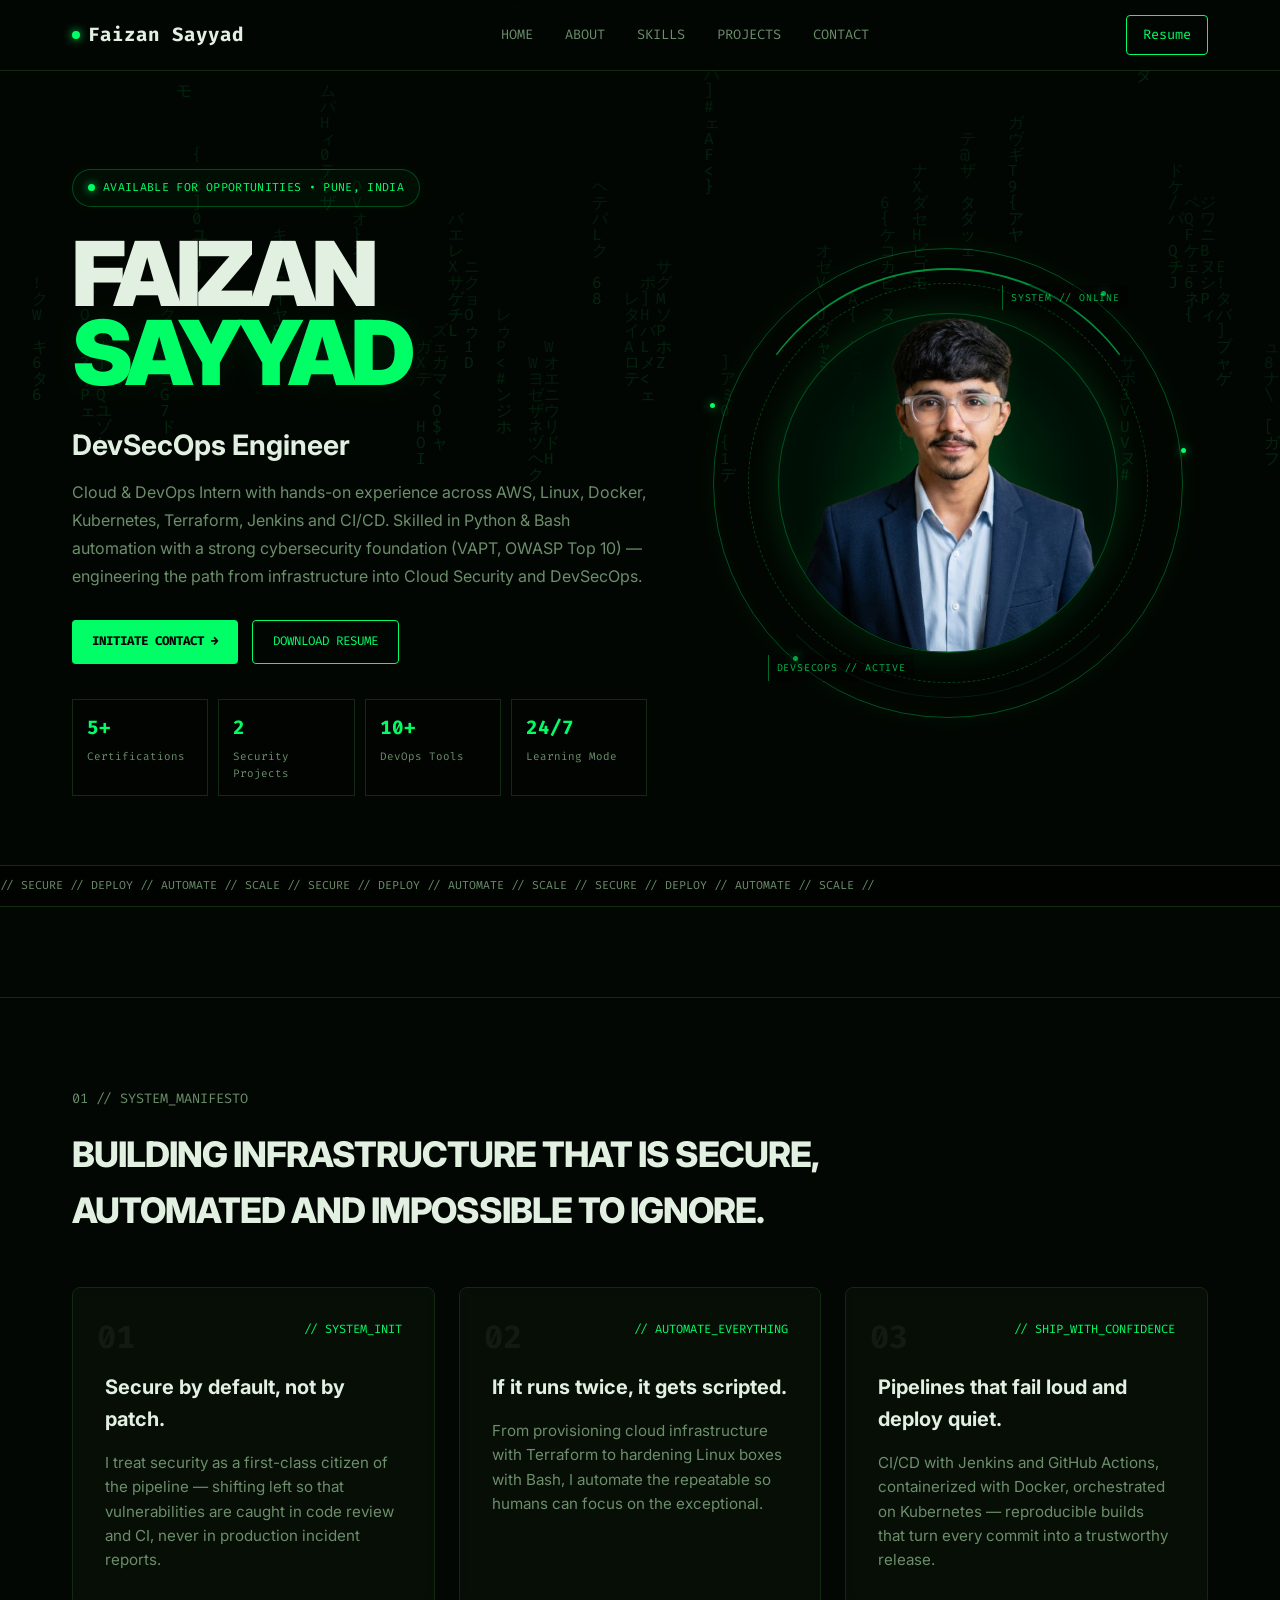
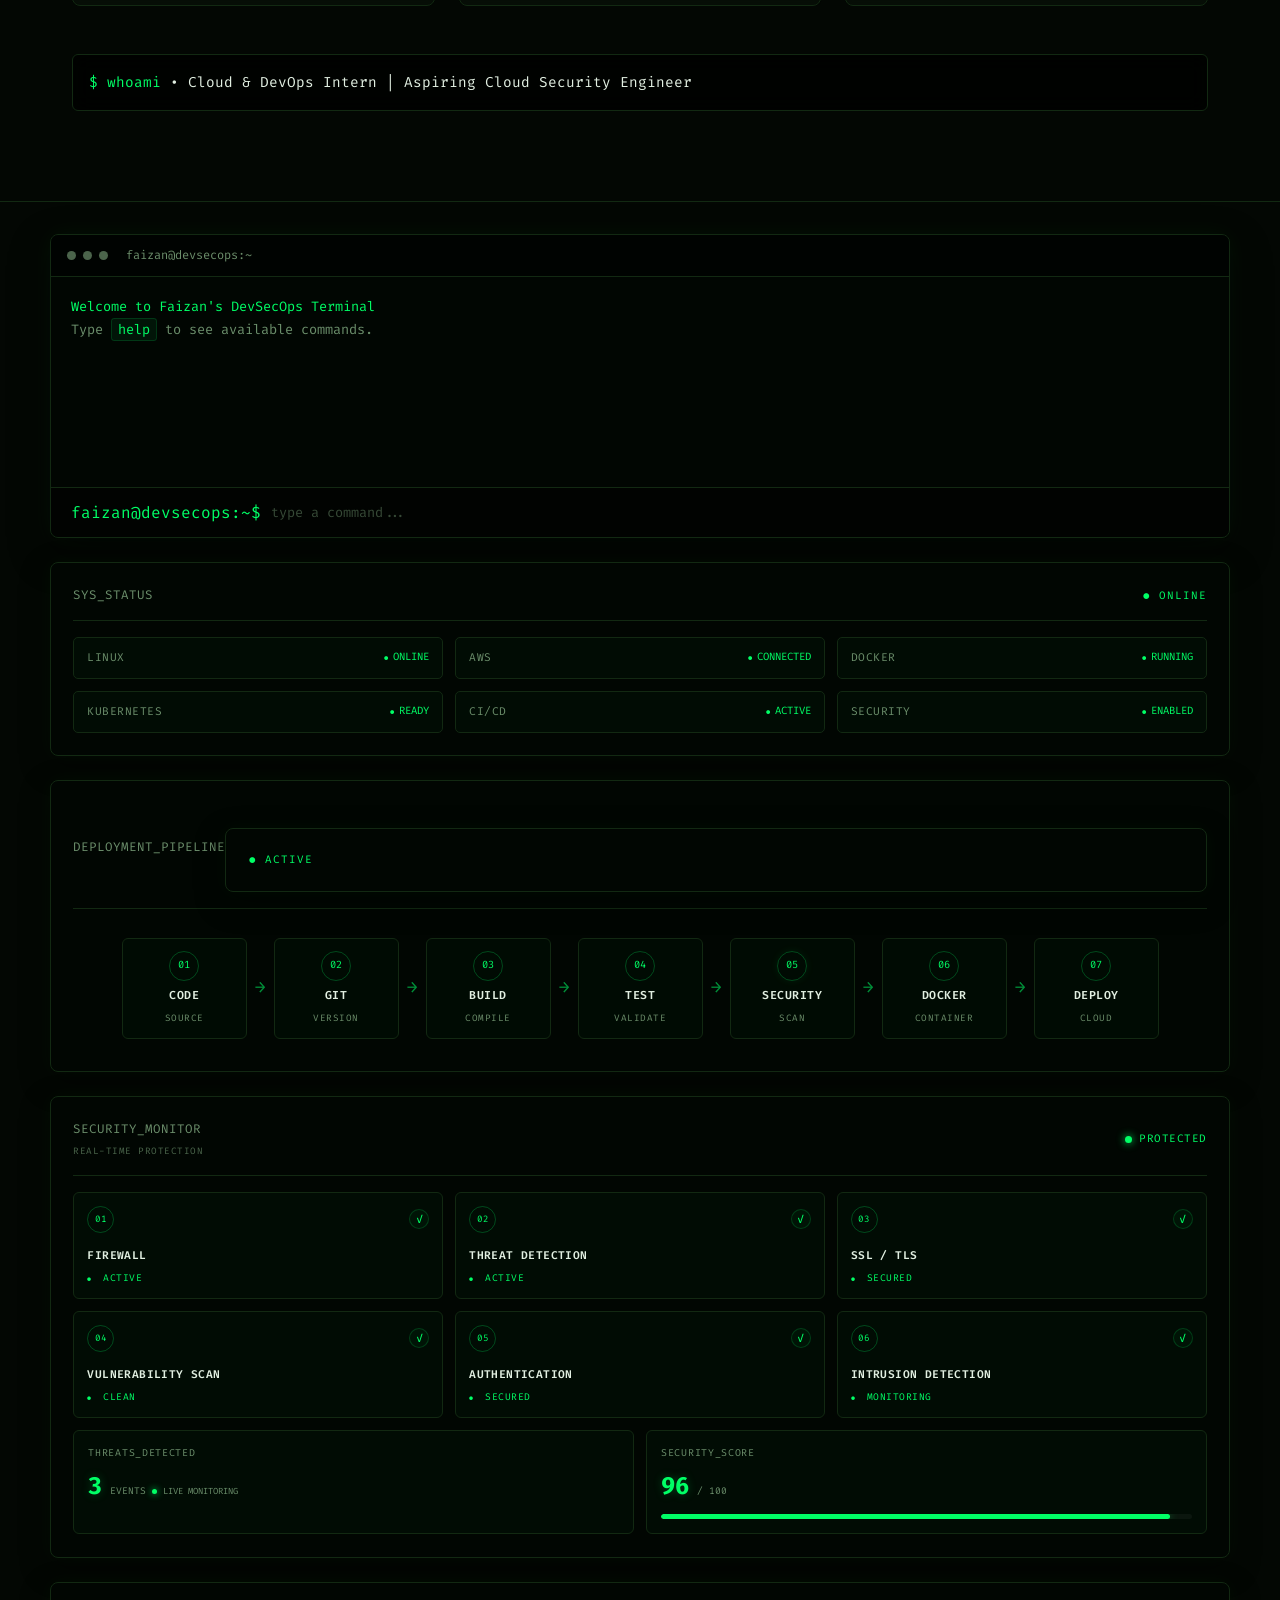
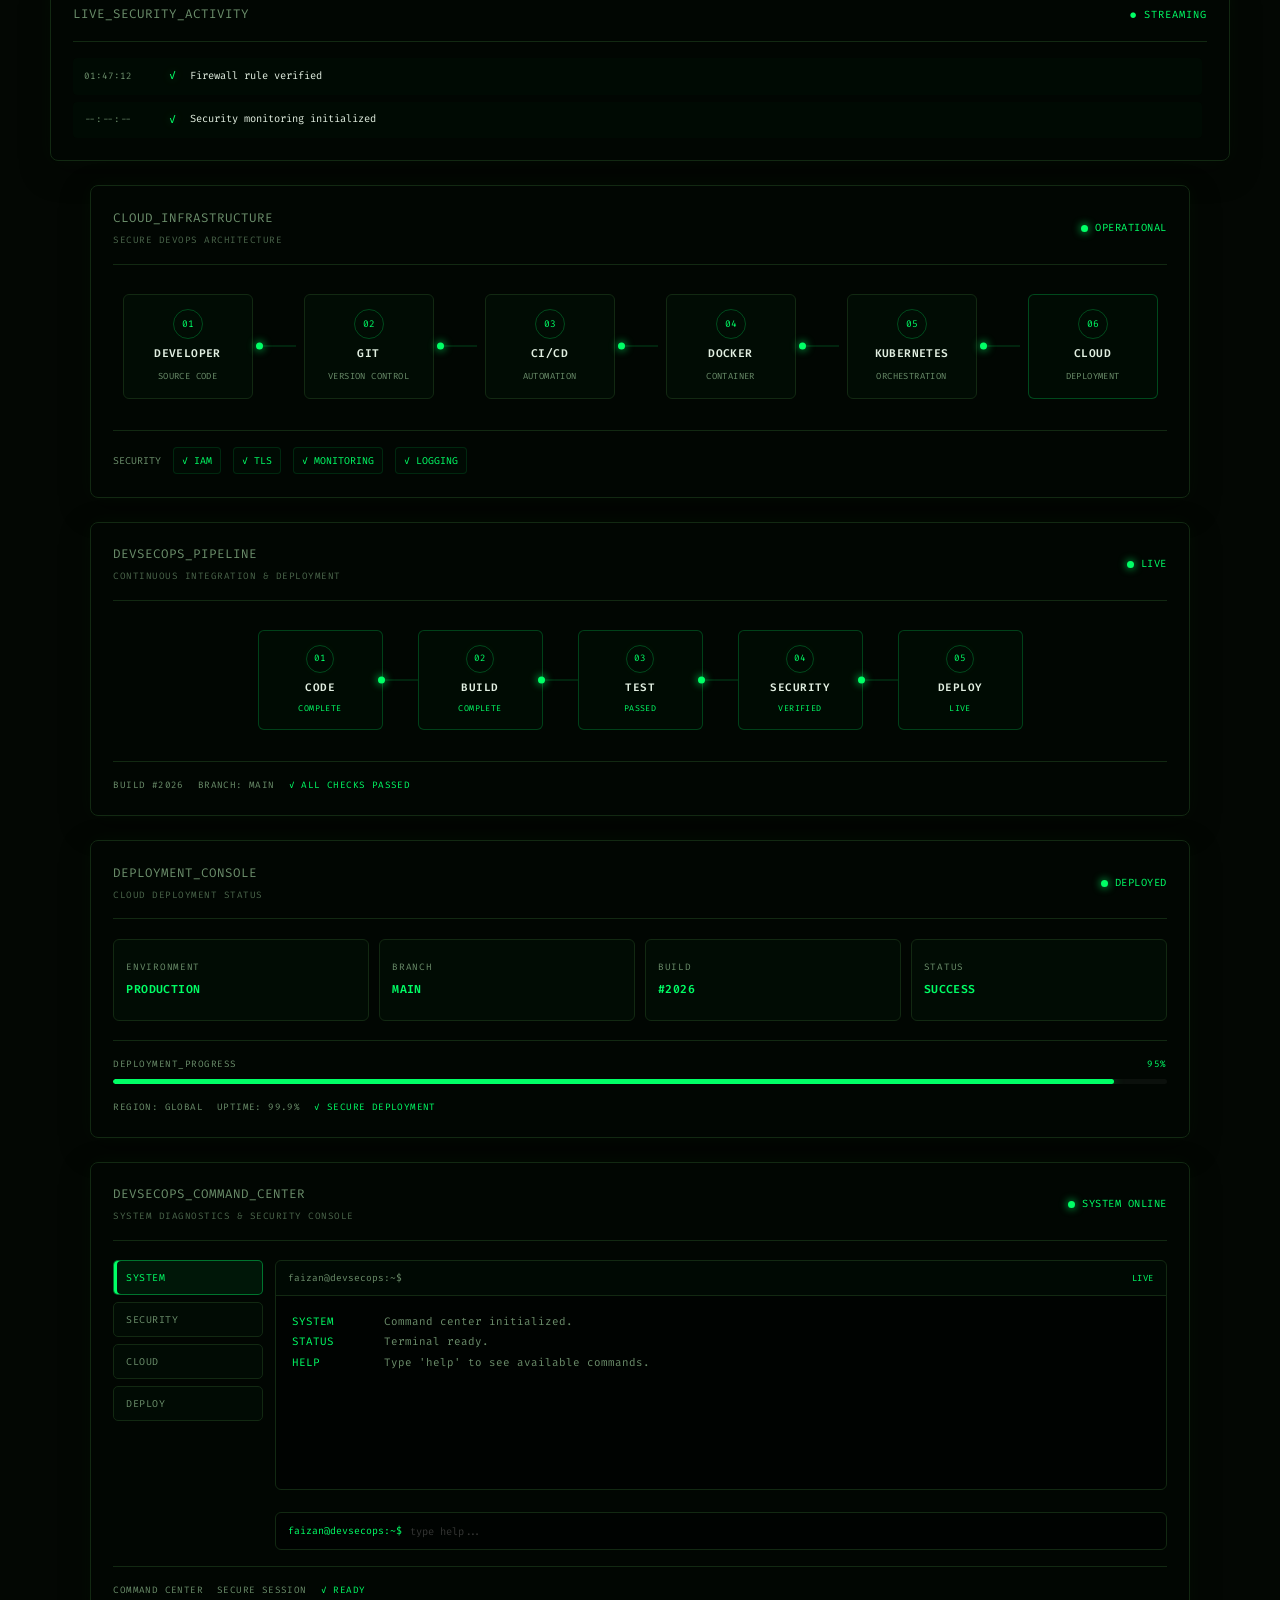
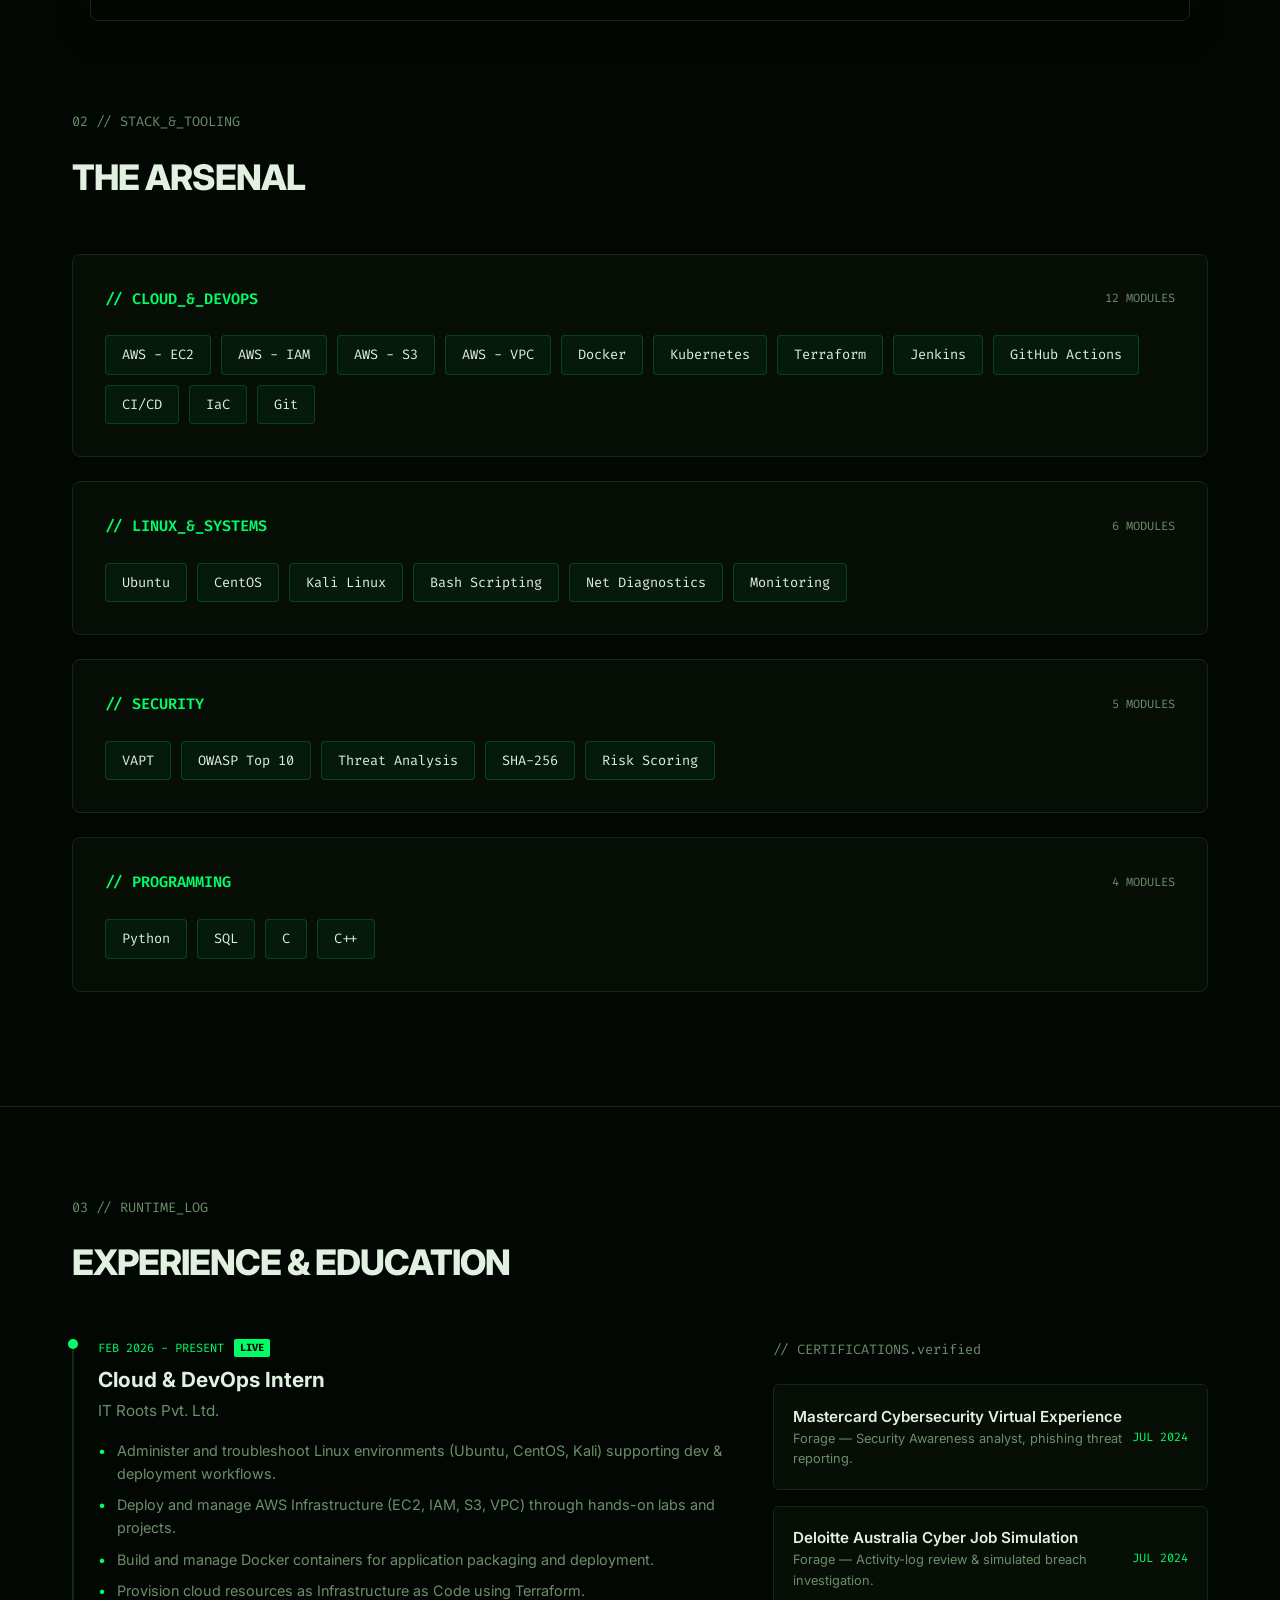
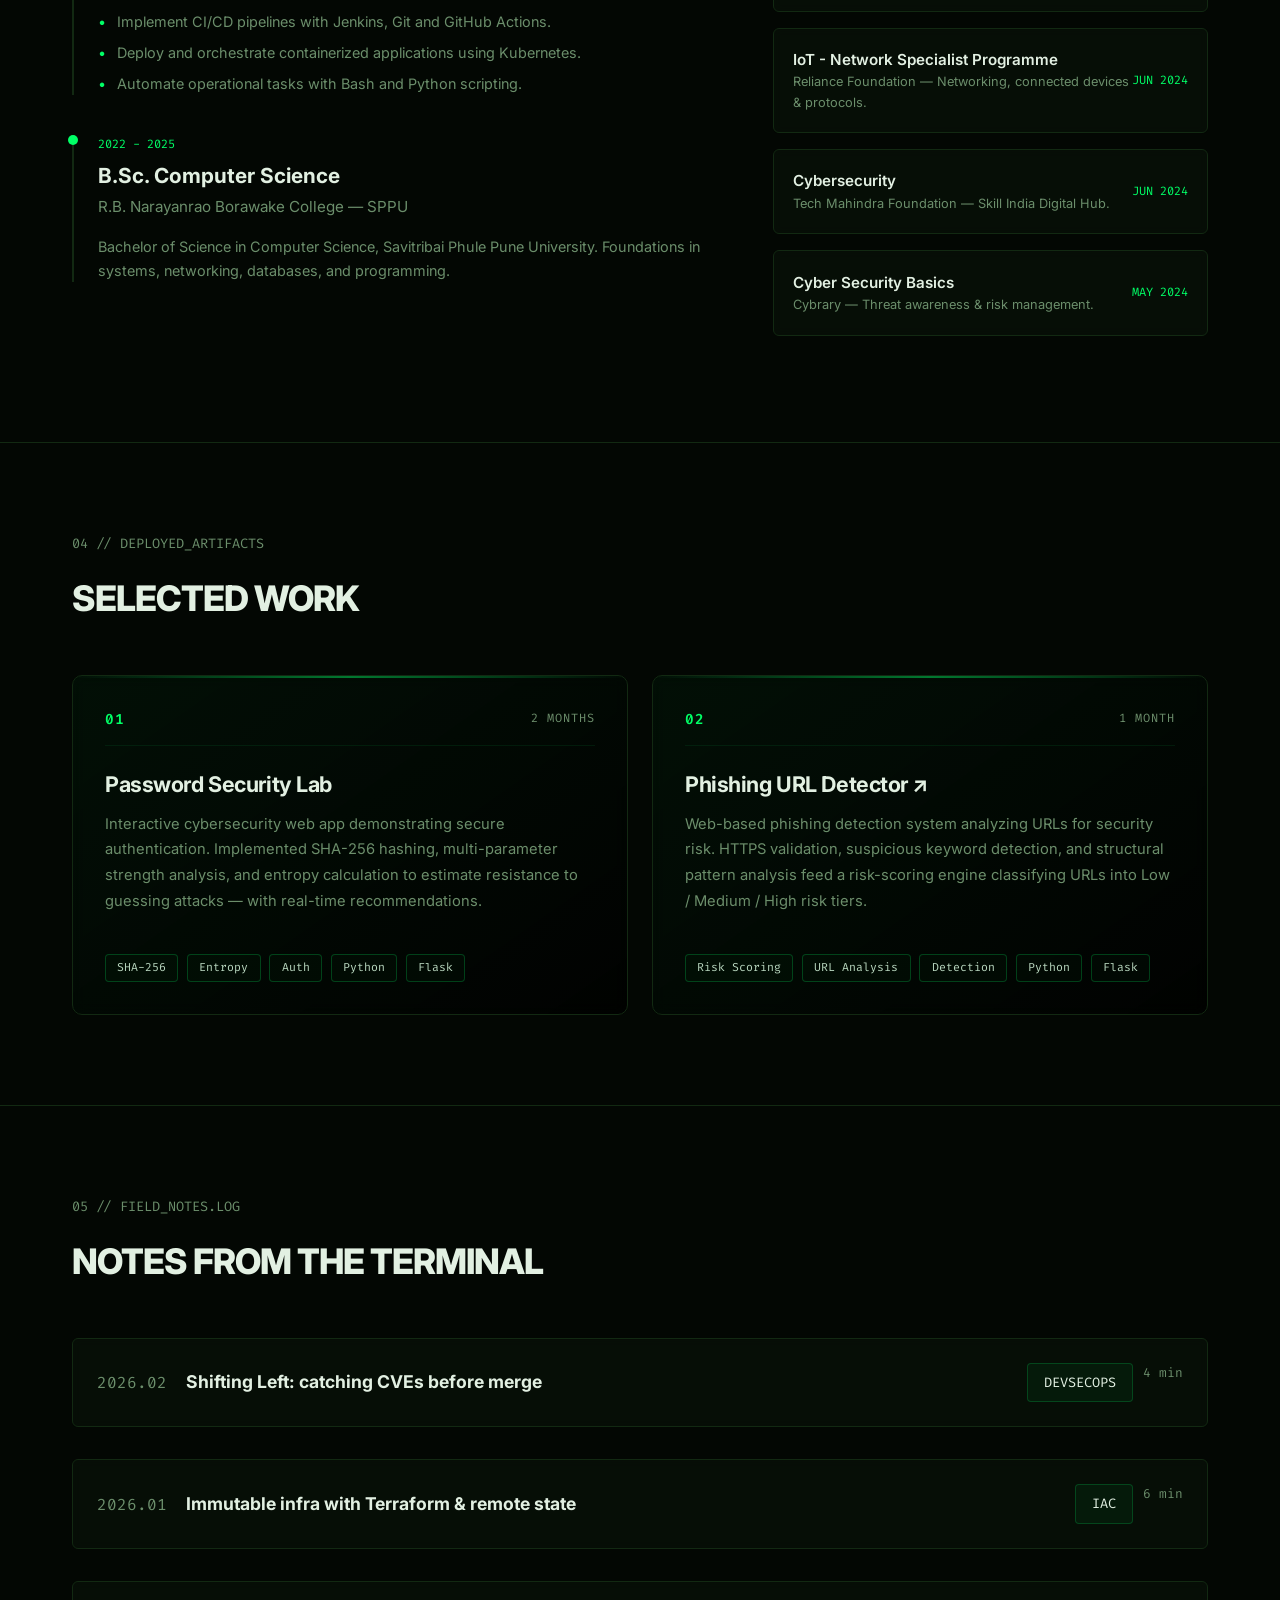
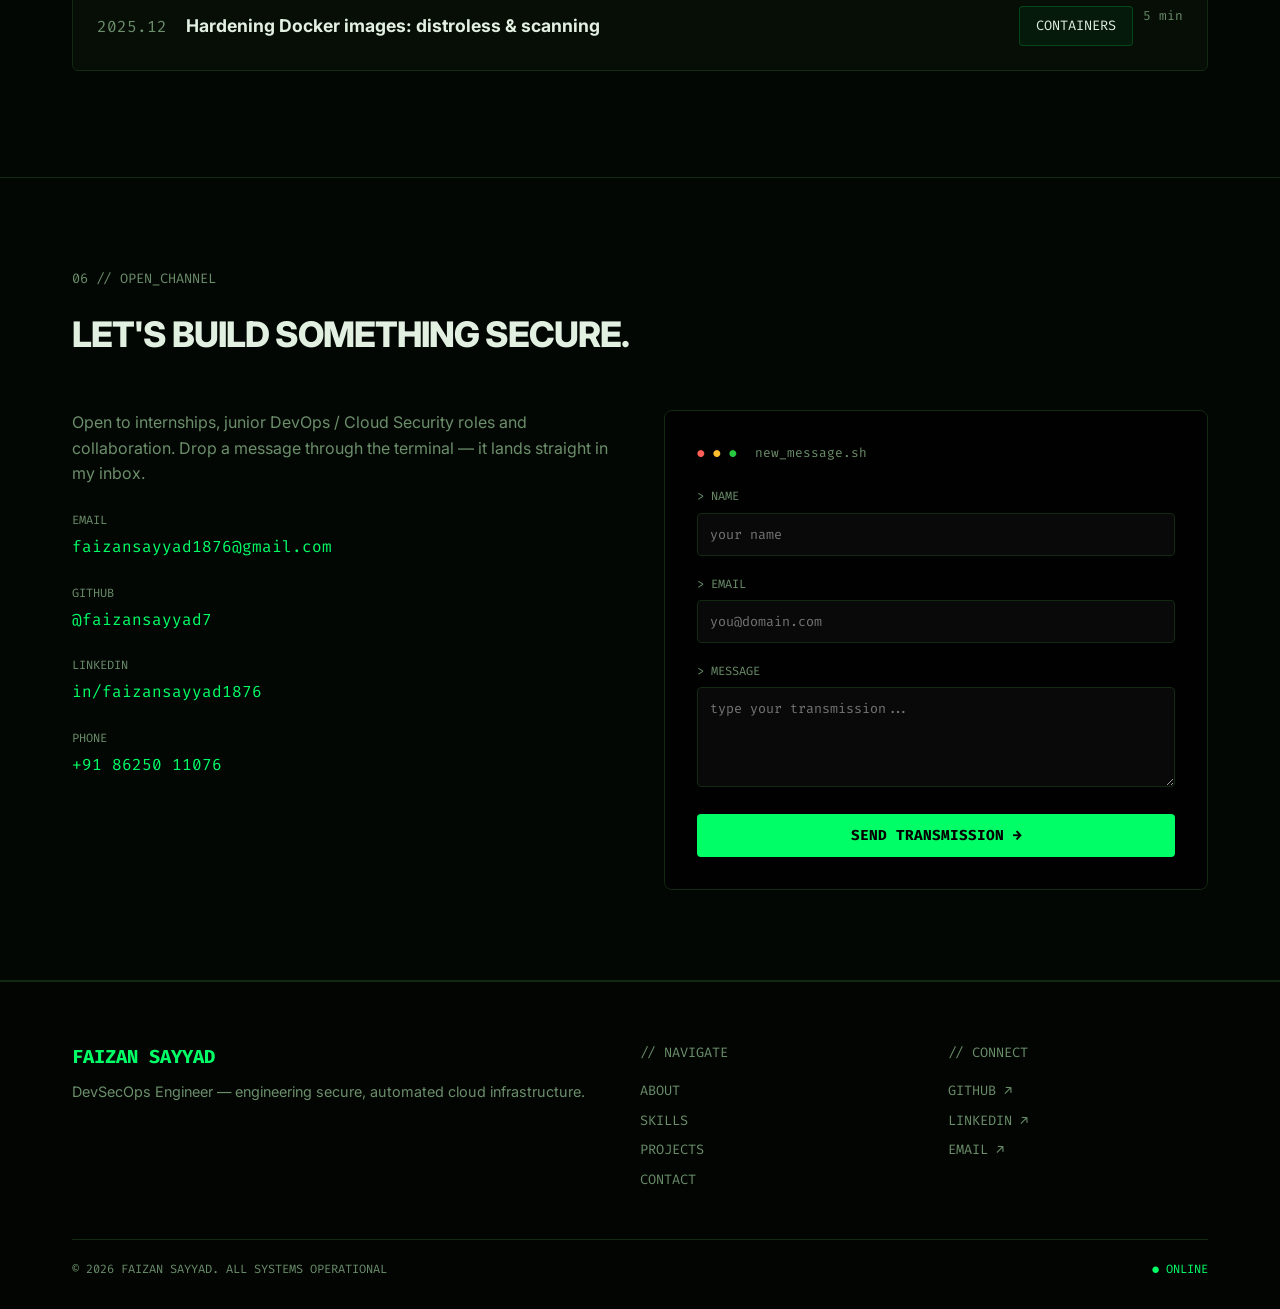
<file: index.html>
<!DOCTYPE html>
<html lang="en">
<head>

    <meta charset="UTF-8">
    <meta name="viewport" content="width=device-width, initial-scale=1.0">

    <title>FAIZAN SAYYAD | DevSecOps Engineer</title>


    <!-- =========================================
         FONTS
    ========================================== -->

    <link rel="preconnect" href="https://fonts.googleapis.com">
    <link rel="preconnect" href="https://fonts.gstatic.com" crossorigin>

    <link
        href="https://fonts.googleapis.com/css2?family=Fira+Code:wght@300;400;500;600;700&family=Inter:wght@300;400;600;700;800;900&display=swap"
        rel="stylesheet"
    >


    <!-- =========================================
         CSS FILES
    ========================================== -->

    <link rel="stylesheet" href="css/01-variables.css">
    <link rel="stylesheet" href="css/02-base.css">
    <link rel="stylesheet" href="css/03-header.css">
    <link rel="stylesheet" href="css/04-hero.css">
    <link rel="stylesheet" href="css/05-about.css">
    <link rel="stylesheet" href="css/06-skills.css">
    <link rel="stylesheet" href="css/07-experience.css">
    <link rel="stylesheet" href="css/08-terminal.css">
    <link rel="stylesheet" href="css/08-projects.css">
    <link rel="stylesheet" href="css/09-contact.css">
    <link rel="stylesheet" href="css/09-system-status.css">
    <link rel="stylesheet" href="css/10-footer.css">
    <link rel="stylesheet" href="css/10-devops-pipeline.css">
    <link rel="stylesheet" href="css/11-responsive.css">
    <link rel="stylesheet" href="css/11-security-monitor.css">
    <link rel="stylesheet" href="css/12-security-activity.css">
    <link rel="stylesheet" href="css/13-cloud-infrastructure.css">
    <link rel="stylesheet" href="css/14-pipeline-status.css">
    <link rel="stylesheet" href="css/15-deployment-console.css">
    <link rel="stylesheet" href="css/16-command-center.css">


    <!-- =========================================
         JAVASCRIPT
    ========================================== -->

    <script src="js/01-contact-form.js" defer></script>
    <script src="js/02-matrix.js" defer></script>
    <script src="js/03-animations.js" defer></script>
    <script src="js/04-typing.js" defer></script>
    <script src="js/05-projects.js" defer></script>
    <script src="js/06-main.js" defer></script>
    <script src="js/07-terminal.js" defer></script>
    <script src="js/08-system-status.js" defer></script>

</head>

<body>

    <!-- =========================================
         MATRIX BACKGROUND
    ========================================== -->

    <canvas id="matrix-bg"></canvas>


    <!-- =========================================
         HEADER / NAVIGATION
    ========================================== -->

    <header>

        <div class="container">

            <nav>

                <!-- Logo -->
                <a href="#hero" class="logo">
                    <span class="logo-dot"></span>
                    Faizan Sayyad
                </a>


                <!-- Navigation Links -->
                <ul class="nav-links">

                    <li>
                        <a href="#hero">Home</a>
                    </li>

                    <li>
                        <a href="#about">About</a>
                    </li>

                    <li>
                        <a href="#skills">Skills</a>
                    </li>

                    <li>
                        <a href="#projects">Projects</a>
                    </li>

                    <li>
                        <a href="#contact">Contact</a>
                    </li>

                </ul>


                <!-- Resume Button -->
                <a href="#" class="btn-outline">
                    Resume
                </a>

            </nav>

        </div>

    </header>

<!-- =========================================
     HERO SECTION
========================================= -->

<section id="hero">

    <div class="container hero-container">

        <!-- ================================
             LEFT SIDE HERO CONTENT
        ================================= -->

        <div class="hero-content">

            <div class="status-badge">
                <span class="pulse"></span>
                AVAILABLE FOR OPPORTUNITIES • PUNE, INDIA
            </div>

            <h1 class="hero-title">
                FAIZAN
                <span>SAYYAD</span>
            </h1>

            <h2 class="hero-subtitle">
                DevSecOps Engineer
            </h2>

            <p class="hero-bio">
                Cloud & DevOps Intern with hands-on experience across AWS,
                Linux, Docker, Kubernetes, Terraform, Jenkins and CI/CD.
                Skilled in Python & Bash automation with a strong cybersecurity
                foundation (VAPT, OWASP Top 10) — engineering the path from
                infrastructure into Cloud Security and DevSecOps.
            </p>

            <div class="hero-actions">

                <a href="#contact" class="btn-solid">
                    INITIATE CONTACT &rarr;
                </a>

                <a href="#work" class="btn-outline">
                    DOWNLOAD RESUME
                </a>

            </div>


            <!-- ================================
                 HERO STATS
            ================================= -->

            <div class="stats-grid">

                <div class="stat-card">
                    <div class="stat-num">5+</div>
                    <div class="stat-label">
                        Certifications
                    </div>
                </div>

                <div class="stat-card">
                    <div class="stat-num">2</div>
                    <div class="stat-label">
                        Security Projects
                    </div>
                </div>

                <div class="stat-card">
                    <div class="stat-num">10+</div>
                    <div class="stat-label">
                        DevOps Tools
                    </div>
                </div>

                <div class="stat-card">
                    <div class="stat-num">24/7</div>
                    <div class="stat-label">
                        Learning Mode
                    </div>
                </div>

            </div>

        </div>


        <!-- ================================
             RIGHT SIDE HUD PROFILE
        ================================= -->

        <div class="hero-visual">

            <div class="hero-hud">

                <!-- Outer HUD Circle -->
                <div class="hud-ring hud-ring-outer"></div>

                <!-- Inner HUD Circle -->
                <div class="hud-ring hud-ring-inner"></div>

                <!-- Decorative rotating ring -->
                <div class="hud-ring hud-ring-tech"></div>


                <!-- Green background glow -->
                <div class="hud-glow"></div>


                <!-- Scanning line -->
                <div class="hud-scan"></div>


                <!-- HUD dots -->
                <span class="hud-dot dot-1"></span>
                <span class="hud-dot dot-2"></span>
                <span class="hud-dot dot-3"></span>
                <span class="hud-dot dot-4"></span>


                <!-- =========================
                     ACTUAL PROFILE IMAGE
                ========================== -->

                <div class="hero-photo">

                    <img
                        src="assets/avatar.png"
                        alt="Faizan Sayyad"
                        class="hero-avatar"
                    >

                </div>


                <!-- HUD Labels -->

                <div class="hud-label hud-label-top">
                    SYSTEM // ONLINE
                </div>

                <div class="hud-label hud-label-bottom">
                    DEVSECOPS // ACTIVE
                </div>

            </div>

        </div>

    </div>


    <!-- =====================================
         HERO TICKER
    ====================================== -->

    <div class="ticker-bar">

        <div class="ticker-content">

            // SECURE // DEPLOY // AUTOMATE // SCALE //
            SECURE // DEPLOY // AUTOMATE // SCALE //
            SECURE // DEPLOY // AUTOMATE // SCALE //

        </div>

    </div>

</section>


<!-- =========================================
     END HERO SECTION
========================================= -->


    <!-- =========================================
     ABOUT SECTION
========================================= -->

    <section id="about">
        <div class="container">
            <span class="section-tag">01 // SYSTEM_MANIFESTO</span>
            <h2 class="section-heading">BUILDING INFRASTRUCTURE THAT IS SECURE, AUTOMATED AND IMPOSSIBLE TO IGNORE.</h2>

            <div class="cards-3">
                <div class="card">
                    <div class="card-num">01</div>
                    <div class="card-header">// SYSTEM_INIT</div>
                    <h3 class="card-title">Secure by default, not by patch.</h3>
                    <p class="card-text">I treat security as a first-class citizen of the pipeline — shifting left so that vulnerabilities are caught in code review and CI, never in production incident reports.</p>
                </div>

                <div class="card">
                    <div class="card-num">02</div>
                    <div class="card-header">// AUTOMATE_EVERYTHING</div>
                    <h3 class="card-title">If it runs twice, it gets scripted.</h3>
                    <p class="card-text">From provisioning cloud infrastructure with Terraform to hardening Linux boxes with Bash, I automate the repeatable so humans can focus on the exceptional.</p>
                </div>

                <div class="card">
                    <div class="card-num">03</div>
                    <div class="card-header">// SHIP_WITH_CONFIDENCE</div>
                    <h3 class="card-title">Pipelines that fail loud and deploy quiet.</h3>
                    <p class="card-text">CI/CD with Jenkins and GitHub Actions, containerized with Docker, orchestrated on Kubernetes — reproducible builds that turn every commit into a trustworthy release.</p>
                </div>
            </div>

            <div class="whoami-bar">
                <span class="text-green">$ whoami</span> • Cloud & DevOps Intern | Aspiring Cloud Security Engineer
            </div>
        </div>
    </section>

    <!-- =========================================
     END ABOUT SECTION
========================================= -->
<!-- =========================================
     INTERACTIVE DEVOPS TERMINAL
========================================= -->

<div class="dev-terminal" id="dev-terminal">

    <div class="terminal-topbar">
        <div class="terminal-dots">
            <span></span>
            <span></span>
            <span></span>
        </div>

        <div class="terminal-title">
            faizan@devsecops:~
        </div>
    </div>

    <div class="terminal-output">
        <div class="terminal-welcome">
            <span class="terminal-green">
                Welcome to Faizan's DevSecOps Terminal
            </span>

            <br>

            Type
            <span class="terminal-command">help</span>
            to see available commands.
        </div>
    </div>

    <div class="terminal-input-row">

        <span class="terminal-prompt">
            faizan@devsecops:~$
        </span>

        <input
            type="text"
            class="terminal-input"
            autocomplete="off"
            spellcheck="false"
            placeholder="type a command..."
        >

    </div>

</div>

<!-- =========================================
     LIVE SYSTEM STATUS
========================================= -->

<div class="system-status" id="system-status">

    <div class="system-status-header">
        <span>SYS_STATUS</span>
        <span class="status-online">● ONLINE</span>
    </div>

    <div class="status-list">

        <div class="status-item">
            <span class="status-name">LINUX</span>
            <span class="status-value">ONLINE</span>
        </div>

        <div class="status-item">
            <span class="status-name">AWS</span>
            <span class="status-value">CONNECTED</span>
        </div>

        <div class="status-item">
            <span class="status-name">DOCKER</span>
            <span class="status-value">RUNNING</span>
        </div>

        <div class="status-item">
            <span class="status-name">KUBERNETES</span>
            <span class="status-value">READY</span>
        </div>

        <div class="status-item">
            <span class="status-name">CI/CD</span>
            <span class="status-value">ACTIVE</span>
        </div>

        <div class="status-item">
            <span class="status-name">SECURITY</span>
            <span class="status-value">ENABLED</span>
        </div>

    </div>

</div>

<!-- =========================================
     DEVOPS PIPELINE
========================================= -->

<div class="devops-pipeline">

    <div class="pipeline-header">
        <span>DEPLOYMENT_PIPELINE</span>
        <span class="pipeline-status">● ACTIVE</span>
    </div>

    <div class="pipeline-flow">

        <div class="pipeline-stage">
            <div class="pipeline-icon">01</div>
            <div class="pipeline-name">CODE</div>
            <div class="pipeline-desc">SOURCE</div>
        </div>

        <div class="pipeline-arrow">→</div>

        <div class="pipeline-stage">
            <div class="pipeline-icon">02</div>
            <div class="pipeline-name">GIT</div>
            <div class="pipeline-desc">VERSION</div>
        </div>

        <div class="pipeline-arrow">→</div>

        <div class="pipeline-stage">
            <div class="pipeline-icon">03</div>
            <div class="pipeline-name">BUILD</div>
            <div class="pipeline-desc">COMPILE</div>
        </div>

        <div class="pipeline-arrow">→</div>

        <div class="pipeline-stage">
            <div class="pipeline-icon">04</div>
            <div class="pipeline-name">TEST</div>
            <div class="pipeline-desc">VALIDATE</div>
        </div>

        <div class="pipeline-arrow">→</div>

        <div class="pipeline-stage security-stage">
            <div class="pipeline-icon">05</div>
            <div class="pipeline-name">SECURITY</div>
            <div class="pipeline-desc">SCAN</div>
        </div>

        <div class="pipeline-arrow">→</div>

        <div class="pipeline-stage">
            <div class="pipeline-icon">06</div>
            <div class="pipeline-name">DOCKER</div>
            <div class="pipeline-desc">CONTAINER</div>
        </div>

        <div class="pipeline-arrow">→</div>

        <div class="pipeline-stage deploy-stage">
            <div class="pipeline-icon">07</div>
            <div class="pipeline-name">DEPLOY</div>
            <div class="pipeline-desc">CLOUD</div>
        </div>

    </div>

</div>

<!-- =========================================
     SECURITY THREAT MONITOR
========================================= -->

<div class="security-monitor" id="security-monitor">

    <div class="security-header">
        <div>
            <span class="security-label">SECURITY_MONITOR</span>
            <span class="security-subtitle">REAL-TIME PROTECTION</span>
        </div>

        <div class="security-status">
            <span class="security-status-dot"></span>
            PROTECTED
        </div>
    </div>


    <div class="security-grid">

        <div class="security-item">
            <div class="security-item-top">
                <span class="security-icon">01</span>
                <span class="security-check">✓</span>
            </div>

            <div class="security-name">
                FIREWALL
            </div>

            <div class="security-value">
                ACTIVE
            </div>
        </div>


        <div class="security-item">
            <div class="security-item-top">
                <span class="security-icon">02</span>
                <span class="security-check">✓</span>
            </div>

            <div class="security-name">
                THREAT DETECTION
            </div>

            <div class="security-value">
                ACTIVE
            </div>
        </div>


        <div class="security-item">
            <div class="security-item-top">
                <span class="security-icon">03</span>
                <span class="security-check">✓</span>
            </div>

            <div class="security-name">
                SSL / TLS
            </div>

            <div class="security-value">
                SECURED
            </div>
        </div>


        <div class="security-item">
            <div class="security-item-top">
                <span class="security-icon">04</span>
                <span class="security-check">✓</span>
            </div>

            <div class="security-name">
                VULNERABILITY SCAN
            </div>

            <div class="security-value">
                CLEAN
            </div>
        </div>


        <div class="security-item">
            <div class="security-item-top">
                <span class="security-icon">05</span>
                <span class="security-check">✓</span>
            </div>

            <div class="security-name">
                AUTHENTICATION
            </div>

            <div class="security-value">
                SECURED
            </div>
        </div>


        <div class="security-item">
            <div class="security-item-top">
                <span class="security-icon">06</span>
                <span class="security-check">✓</span>
            </div>

            <div class="security-name">
                INTRUSION DETECTION
            </div>

            <div class="security-value">
                MONITORING
            </div>
        </div>

    </div>

    <!-- =========================================
     LIVE SECURITY METRICS
========================================= -->

<div class="security-metrics">

    <div class="security-metric">

        <span class="metric-label">
            THREATS_DETECTED
        </span>

        <span
            class="metric-value"
            id="threat-counter"
        >
            0
        </span>

        <span class="metric-unit">
            EVENTS
        </span>

        <div class="live-indicator">
            LIVE MONITORING
        </div>

    </div>


    <div class="security-metric">

        <span class="metric-label">
            SECURITY_SCORE
        </span>

        <span
            class="metric-value"
            id="security-score-value"
        >
            0
        </span>

        <span class="metric-unit">
            / 100
        </span>

        <div class="security-score">
            <div
                class="security-score-bar"
                id="security-score-bar"
            ></div>
        </div>

    </div>

</div>

</div>

<!-- =========================================
     LIVE SECURITY ACTIVITY
========================================= -->

<div class="security-activity">

    <div class="activity-header">
        <span>LIVE_SECURITY_ACTIVITY</span>

        <span class="activity-live">
            ● STREAMING
        </span>
    </div>

    <div
        class="activity-feed"
        id="security-activity-feed"
    >

        <div class="activity-item">
            <span class="activity-time">
                --:--:--
            </span>

            <span class="activity-status">
                ✓
            </span>

            <span class="activity-message">
                Security monitoring initialized
            </span>
        </div>

    </div>

</div>

<!-- =========================================
     CLOUD INFRASTRUCTURE
========================================= -->

<div class="cloud-infrastructure">

    <div class="cloud-header">

        <div>
            <span class="cloud-label">
                CLOUD_INFRASTRUCTURE
            </span>

            <span class="cloud-subtitle">
                SECURE DEVOPS ARCHITECTURE
            </span>
        </div>

        <div class="cloud-status">
            <span class="cloud-status-dot"></span>
            OPERATIONAL
        </div>

    </div>


    <div class="cloud-flow">

        <div class="cloud-node">
            <div class="cloud-node-number">01</div>

            <div class="cloud-node-name">
                DEVELOPER
            </div>

            <div class="cloud-node-desc">
                SOURCE CODE
            </div>
        </div>


        <div class="cloud-connector">
            <span></span>
        </div>


        <div class="cloud-node">
            <div class="cloud-node-number">02</div>

            <div class="cloud-node-name">
                GIT
            </div>

            <div class="cloud-node-desc">
                VERSION CONTROL
            </div>
        </div>


        <div class="cloud-connector">
            <span></span>
        </div>


        <div class="cloud-node">
            <div class="cloud-node-number">03</div>

            <div class="cloud-node-name">
                CI/CD
            </div>

            <div class="cloud-node-desc">
                AUTOMATION
            </div>
        </div>


        <div class="cloud-connector">
            <span></span>
        </div>


        <div class="cloud-node">
            <div class="cloud-node-number">04</div>

            <div class="cloud-node-name">
                DOCKER
            </div>

            <div class="cloud-node-desc">
                CONTAINER
            </div>
        </div>


        <div class="cloud-connector">
            <span></span>
        </div>


        <div class="cloud-node">
            <div class="cloud-node-number">05</div>

            <div class="cloud-node-name">
                KUBERNETES
            </div>

            <div class="cloud-node-desc">
                ORCHESTRATION
            </div>
        </div>


        <div class="cloud-connector">
            <span></span>
        </div>


        <div class="cloud-node cloud-node-final">
            <div class="cloud-node-number">06</div>

            <div class="cloud-node-name">
                CLOUD
            </div>

            <div class="cloud-node-desc">
                DEPLOYMENT
            </div>
        </div>

    </div>


    <div class="cloud-security-bar">

        <span>
            SECURITY
        </span>

        <span class="cloud-security-item">
            ✓ IAM
        </span>

        <span class="cloud-security-item">
            ✓ TLS
        </span>

        <span class="cloud-security-item">
            ✓ MONITORING
        </span>

        <span class="cloud-security-item">
            ✓ LOGGING
        </span>

    </div>

</div>

<!-- =========================================
     DEVSECOPS PIPELINE STATUS
========================================= -->

<div class="pipeline-status">

    <div class="pipeline-status-header">

        <div>
            <span class="pipeline-status-label">
                DEVSECOPS_PIPELINE
            </span>

            <span class="pipeline-status-subtitle">
                CONTINUOUS INTEGRATION & DEPLOYMENT
            </span>
        </div>

        <div class="pipeline-live">
            <span></span>
            LIVE
        </div>

    </div>


    <div class="pipeline-stages">

        <div class="pipeline-stage active">
            <span class="pipeline-stage-number">01</span>

            <span class="pipeline-stage-name">
                CODE
            </span>

            <span class="pipeline-stage-status">
                COMPLETE
            </span>
        </div>


        <div class="pipeline-line">
            <span></span>
        </div>


        <div class="pipeline-stage active">
            <span class="pipeline-stage-number">02</span>

            <span class="pipeline-stage-name">
                BUILD
            </span>

            <span class="pipeline-stage-status">
                COMPLETE
            </span>
        </div>


        <div class="pipeline-line">
            <span></span>
        </div>


        <div class="pipeline-stage active">
            <span class="pipeline-stage-number">03</span>

            <span class="pipeline-stage-name">
                TEST
            </span>

            <span class="pipeline-stage-status">
                PASSED
            </span>
        </div>


        <div class="pipeline-line">
            <span></span>
        </div>


        <div class="pipeline-stage active">
            <span class="pipeline-stage-number">04</span>

            <span class="pipeline-stage-name">
                SECURITY
            </span>

            <span class="pipeline-stage-status">
                VERIFIED
            </span>
        </div>


        <div class="pipeline-line">
            <span></span>
        </div>


        <div class="pipeline-stage active">
            <span class="pipeline-stage-number">05</span>

            <span class="pipeline-stage-name">
                DEPLOY
            </span>

            <span class="pipeline-stage-status">
                LIVE
            </span>
        </div>

    </div>


    <div class="pipeline-footer">

        <span>
            BUILD #2026
        </span>

        <span>
            BRANCH: MAIN
        </span>

        <span class="pipeline-success">
            ✓ ALL CHECKS PASSED
        </span>

    </div>

</div>

<!-- =========================================
     DEPLOYMENT CONSOLE
========================================= -->

<div class="deployment-console">

    <div class="deployment-header">

        <div>
            <span class="deployment-label">
                DEPLOYMENT_CONSOLE
            </span>

            <span class="deployment-subtitle">
                CLOUD DEPLOYMENT STATUS
            </span>
        </div>

        <div class="deployment-status">
            <span class="deployment-status-dot"></span>
            DEPLOYED
        </div>

    </div>


    <div class="deployment-grid">

        <div class="deployment-card">

            <span class="deployment-card-label">
                ENVIRONMENT
            </span>

            <span class="deployment-card-value">
                PRODUCTION
            </span>

        </div>


        <div class="deployment-card">

            <span class="deployment-card-label">
                BRANCH
            </span>

            <span class="deployment-card-value">
                MAIN
            </span>

        </div>


        <div class="deployment-card">

            <span class="deployment-card-label">
                BUILD
            </span>

            <span
                class="deployment-card-value"
                id="deployment-build"
            >
                #2026
            </span>

        </div>


        <div class="deployment-card">

            <span class="deployment-card-label">
                STATUS
            </span>

            <span class="deployment-card-value">
                SUCCESS
            </span>

        </div>

    </div>


    <div class="deployment-progress">

        <div class="deployment-progress-top">

            <span>
                DEPLOYMENT_PROGRESS
            </span>

            <span
                id="deployment-progress-value"
            >
                100%
            </span>

        </div>

        <div class="deployment-progress-track">

            <div
                class="deployment-progress-bar"
                id="deployment-progress-bar"
            ></div>

        </div>

    </div>


    <div class="deployment-footer">

        <span>
            REGION: GLOBAL
        </span>

        <span>
            UPTIME: 99.9%
        </span>

        <span class="deployment-secure">
            ✓ SECURE DEPLOYMENT
        </span>

    </div>

</div>

<!-- =========================================
     DEVSECOPS COMMAND CENTER
========================================= -->

<div class="command-center">

    <div class="command-center-header">

        <div>
            <span class="command-center-label">
                DEVSECOPS_COMMAND_CENTER
            </span>

            <span class="command-center-subtitle">
                SYSTEM DIAGNOSTICS & SECURITY CONSOLE
            </span>
        </div>

        <div class="command-center-status">
            <span></span>
            SYSTEM ONLINE
        </div>

    </div>


    <div class="command-center-body">

        <div class="command-buttons">

            <button
                class="command-btn active"
                data-command="system"
            >
                SYSTEM
            </button>

            <button
                class="command-btn"
                data-command="security"
            >
                SECURITY
            </button>

            <button
                class="command-btn"
                data-command="cloud"
            >
                CLOUD
            </button>

            <button
                class="command-btn"
                data-command="deploy"
            >
                DEPLOY
            </button>

        </div>


        <div class="command-output">

            <div class="command-output-top">
                <span>
                    faizan@devsecops:~$
                </span>

                <span class="command-output-live">
                    LIVE
                </span>
            </div>


            <div
                class="command-output-content"
                id="command-output"
            >
                <div class="command-line">
                    <span class="command-green">
                        SYSTEM
                    </span>
                    <span>
                        diagnostics initialized...
                    </span>
                </div>

                <div class="command-line">
                    <span class="command-green">
                        STATUS
                    </span>
                    <span>
                        operational
                    </span>
                </div>

                <div class="command-line">
                    <span class="command-green">
                        ACCESS
                    </span>
                    <span>
                        authorized
                    </span>
                </div>

                <div class="command-line">
                    <span class="command-green">
                        SECURITY
                    </span>
                    <span>
                        monitoring active
                    </span>
                </div>
            </div>

        </div>
        <div class="command-input-row">

    <span class="command-input-prompt">
        faizan@devsecops:~$
    </span>

    <input
        type="text"
        id="command-input"
        class="command-input"
        autocomplete="off"
        spellcheck="false"
        placeholder="type help..."
    >

</div>

    </div>


    <div class="command-center-footer">

        <span>
            COMMAND CENTER
        </span>

        <span>
            SECURE SESSION
        </span>

        <span class="command-footer-green">
            ✓ READY
        </span>

    </div>

</div>

    <!-- =========================================
     SKILLS SECTION
========================================= -->

    <section id="skills">
        <div class="container">
            <span class="section-tag">02 // STACK_&_TOOLING</span>
            <h2 class="section-heading">THE ARSENAL</h2>

            <div class="skill-group">
                <div class="skill-header">
                    <span class="skill-title">// CLOUD_&_DEVOPS</span>
                    <span class="skill-count">12 MODULES</span>
                </div>
                <div class="badges">
                    <span class="badge">AWS - EC2</span>
                    <span class="badge">AWS - IAM</span>
                    <span class="badge">AWS - S3</span>
                    <span class="badge">AWS - VPC</span>
                    <span class="badge">Docker</span>
                    <span class="badge">Kubernetes</span>
                    <span class="badge">Terraform</span>
                    <span class="badge">Jenkins</span>
                    <span class="badge">GitHub Actions</span>
                    <span class="badge">CI/CD</span>
                    <span class="badge">IaC</span>
                    <span class="badge">Git</span>
                </div>
            </div>

            <div class="skill-group">
                <div class="skill-header">
                    <span class="skill-title">// LINUX_&_SYSTEMS</span>
                    <span class="skill-count">6 MODULES</span>
                </div>
                <div class="badges">
                    <span class="badge">Ubuntu</span>
                    <span class="badge">CentOS</span>
                    <span class="badge">Kali Linux</span>
                    <span class="badge">Bash Scripting</span>
                    <span class="badge">Net Diagnostics</span>
                    <span class="badge">Monitoring</span>
                </div>
            </div>

            <div class="skill-group">
                <div class="skill-header">
                    <span class="skill-title">// SECURITY</span>
                    <span class="skill-count">5 MODULES</span>
                </div>
                <div class="badges">
                    <span class="badge">VAPT</span>
                    <span class="badge">OWASP Top 10</span>
                    <span class="badge">Threat Analysis</span>
                    <span class="badge">SHA-256</span>
                    <span class="badge">Risk Scoring</span>
                </div>
            </div>

            <div class="skill-group">
                <div class="skill-header">
                    <span class="skill-title">// PROGRAMMING</span>
                    <span class="skill-count">4 MODULES</span>
                </div>
                <div class="badges">
                    <span class="badge">Python</span>
                    <span class="badge">SQL</span>
                    <span class="badge">C</span>
                    <span class="badge">C++</span>
                </div>
            </div>
        </div>
    </section>

    <!-- =========================================
     END SKILLS SECTION
========================================= -->

    <!-- Section 03: Experience & Education -->
    <section id="work">
        <div class="container">
            <span class="section-tag">03 // RUNTIME_LOG</span>
            <h2 class="section-heading">EXPERIENCE & EDUCATION</h2>

            <div class="dual-grid">
                <!-- Left: Experience -->
                <div>
                    <div class="exp-item">
                        <div class="exp-date">
                            FEB 2026 - PRESENT <span class="live-tag">LIVE</span>
                        </div>
                        <h3 class="exp-role">Cloud & DevOps Intern</h3>
                        <div class="exp-company">IT Roots Pvt. Ltd.</div>
                        <ul class="exp-bullets">
                            <li>Administer and troubleshoot Linux environments (Ubuntu, CentOS, Kali) supporting dev & deployment workflows.</li>
                            <li>Deploy and manage AWS Infrastructure (EC2, IAM, S3, VPC) through hands-on labs and projects.</li>
                            <li>Build and manage Docker containers for application packaging and deployment.</li>
                            <li>Provision cloud resources as Infrastructure as Code using Terraform.</li>
                            <li>Implement CI/CD pipelines with Jenkins, Git and GitHub Actions.</li>
                            <li>Deploy and orchestrate containerized applications using Kubernetes.</li>
                            <li>Automate operational tasks with Bash and Python scripting.</li>
                        </ul>
                    </div>

                    <div class="exp-item">
                        <div class="exp-date">2022 - 2025</div>
                        <h3 class="exp-role">B.Sc. Computer Science</h3>
                        <div class="exp-company">R.B. Narayanrao Borawake College — SPPU</div>
                        <p class="text-muted" style="font-size: 0.9rem;">Bachelor of Science in Computer Science, Savitribai Phule Pune University. Foundations in systems, networking, databases, and programming.</p>
                    </div>
                </div>

                <!-- Right: Certifications -->
                <div>
                    <span class="section-tag" style="margin-bottom: 1.5rem;">// CERTIFICATIONS.verified</span>

                    <div class="cert-card">
                        <div>
                            <div class="cert-title">Mastercard Cybersecurity Virtual Experience</div>
                            <div class="cert-desc">Forage — Security Awareness analyst, phishing threat reporting.</div>
                        </div>
                        <div class="cert-date">JUL 2024</div>
                    </div>

                    <div class="cert-card">
                        <div>
                            <div class="cert-title">Deloitte Australia Cyber Job Simulation</div>
                            <div class="cert-desc">Forage — Activity-log review & simulated breach investigation.</div>
                        </div>
                        <div class="cert-date">JUL 2024</div>
                    </div>

                    <div class="cert-card">
                        <div>
                            <div class="cert-title">IoT - Network Specialist Programme</div>
                            <div class="cert-desc">Reliance Foundation — Networking, connected devices & protocols.</div>
                        </div>
                        <div class="cert-date">JUN 2024</div>
                    </div>

                    <div class="cert-card">
                        <div>
                            <div class="cert-title">Cybersecurity</div>
                            <div class="cert-desc">Tech Mahindra Foundation — Skill India Digital Hub.</div>
                        </div>
                        <div class="cert-date">JUN 2024</div>
                    </div>

                    <div class="cert-card">
                        <div>
                            <div class="cert-title">Cyber Security Basics</div>
                            <div class="cert-desc">Cybrary — Threat awareness & risk management.</div>
                        </div>
                        <div class="cert-date">MAY 2024</div>
                    </div>
                </div>
            </div>
        </div>
    </section>

    <!-- =========================================
     PROJECTS SECTION
========================================= -->

    <section id="projects">
        <div class="container">
            <span class="section-tag">04 // DEPLOYED_ARTIFACTS</span>
            <h2 class="section-heading">SELECTED WORK</h2>

            <div class="cards-3">
                <div class="project-card">
                    <div class="project-top">
                        <span>01</span>
                        <span>2 MONTHS</span>
                    </div>
                    <h3 class="project-title">Password Security Lab</h3>
                    <p class="project-desc">Interactive cybersecurity web app demonstrating secure authentication. Implemented SHA-256 hashing, multi-parameter strength analysis, and entropy calculation to estimate resistance to guessing attacks — with real-time recommendations.</p>
                    <div class="badges">
                        <span class="badge">SHA-256</span>
                        <span class="badge">Entropy</span>
                        <span class="badge">Auth</span>
                        <span class="badge">Python</span>
                        <span class="badge">Flask</span>
                    </div>
                </div>

                <div class="project-card">
                    <div class="project-top">
                        <span>02</span>
                        <span>1 MONTH</span>
                    </div>
                    <h3 class="project-title">Phishing URL Detector &nearr;</h3>
                    <p class="project-desc">Web-based phishing detection system analyzing URLs for security risk. HTTPS validation, suspicious keyword detection, and structural pattern analysis feed a risk-scoring engine classifying URLs into Low / Medium / High risk tiers.</p>
                    <div class="badges">
                        <span class="badge">Risk Scoring</span>
                        <span class="badge">URL Analysis</span>
                        <span class="badge">Detection</span>
                        <span class="badge">Python</span>
                        <span class="badge">Flask</span>
                    </div>
                </div>
            </div>
        </div>
    </section>

    <!-- =========================================
     END PROJECTS SECTION
========================================= -->

    <!-- Section 05: Notes / Articles -->
    <section>
        <div class="container">
            <span class="section-tag">05 // FIELD_NOTES.LOG</span>
            <h2 class="section-heading">NOTES FROM THE TERMINAL</h2>

            <div style="display: flex; flex-direction: column; gap: 1rem;">
                <div class="cert-card" style="padding: 1.5rem;">
                    <div>
                        <span class="text-muted font-mono" style="margin-right: 15px;">2026.02</span>
                        <strong style="font-size: 1.1rem;">Shifting Left: catching CVEs before merge</strong>
                    </div>
                    <div class="badges">
                        <span class="badge">DEVSECOPS</span>
                        <span class="text-muted font-mono" style="font-size: 0.8rem;">4 min</span>
                    </div>
                </div>

                <div class="cert-card" style="padding: 1.5rem;">
                    <div>
                        <span class="text-muted font-mono" style="margin-right: 15px;">2026.01</span>
                        <strong style="font-size: 1.1rem;">Immutable infra with Terraform & remote state</strong>
                    </div>
                    <div class="badges">
                        <span class="badge">IAC</span>
                        <span class="text-muted font-mono" style="font-size: 0.8rem;">6 min</span>
                    </div>
                </div>

                <div class="cert-card" style="padding: 1.5rem;">
                    <div>
                        <span class="text-muted font-mono" style="margin-right: 15px;">2025.12</span>
                        <strong style="font-size: 1.1rem;">Hardening Docker images: distroless & scanning</strong>
                    </div>
                    <div class="badges">
                        <span class="badge">CONTAINERS</span>
                        <span class="text-muted font-mono" style="font-size: 0.8rem;">5 min</span>
                    </div>
                </div>
            </div>
        </div>
    </section>

    <!-- =========================================
     CONTACT SECTION
========================================= -->

    <section id="contact">
        <div class="container">
            <span class="section-tag">06 // OPEN_CHANNEL</span>
            <h2 class="section-heading">LET'S BUILD SOMETHING SECURE.</h2>

            <div class="contact-grid">
                <div class="contact-info">
                    <p class="text-muted">
                        Open to internships, junior DevOps / Cloud Security roles and collaboration. Drop a message through the terminal — it lands straight in my inbox.
                    </p>

                    <div class="info-row">
                        <span class="info-label">EMAIL</span>
                        <a href="mailto:faizansayyad1876@gmail.com" class="info-value">faizansayyad1876@gmail.com</a>
                    </div>

                    <div class="info-row">
                        <span class="info-label">GITHUB</span>
                        <a href="https://github.com/faizansayyad7" target="_blank" class="info-value">@faizansayyad7</a>
                    </div>

                    <div class="info-row">
                        <span class="info-label">LINKEDIN</span>
                        <a href="https://linkedin.com/in/faizansayyad1876" target="_blank" class="info-value">in/faizansayyad1876</a>
                    </div>

                    <div class="info-row">
                        <span class="info-label">PHONE</span>
                        <span class="info-value">+91 86250 11076</span>
                    </div>
                </div>

                <div class="terminal-box">
                    <div class="terminal-header">
                        <span style="color: #ff5f56;">●</span>
                        <span style="color: #ffbd2e;">●</span>
                        <span style="color: #27c93f;">●</span>
                        <span style="margin-left: 10px;">new_message.sh</span>
                    </div>
                    <form id="contact-form">
                        <div class="form-group">
                            <label>&gt; NAME</label>
                            <input type="text" class="form-control" placeholder="your name" required>
                        </div>
                        <div class="form-group">
                            <label>&gt; EMAIL</label>
                            <input type="email" class="form-control" placeholder="you@domain.com" required>
                        </div>
                        <div class="form-group">
                            <label>&gt; MESSAGE</label>
                            <textarea class="form-control" placeholder="type your transmission..." required></textarea>
                        </div>
                        <button type="submit" class="btn-solid" style="width: 100%;">SEND TRANSMISSION &rarr;</button>
                    </form>
                </div>
            </div>
        </div>
    </section>
    <!-- =========================================
     END CONTACT SECTION
========================================= -->

    <!-- =========================================
     FOOTER SECTION
========================================= -->

    <footer>
        <div class="container">
            <div class="footer-grid">
                <div>
                    <h3 class="font-mono text-green" style="margin-bottom: 0.5rem;">FAIZAN SAYYAD</h3>
                    <p class="text-muted" style="font-size: 0.9rem;">DevSecOps Engineer — engineering secure, automated cloud infrastructure.</p>
                </div>
                <div>
                    <span class="section-tag">// NAVIGATE</span>
                    <ul class="nav-links" style="flex-direction: column; gap: 8px;">
                        <li><a href="#hero">About</a></li>
                        <li><a href="#stack">Skills</a></li>
                        <li><a href="#projects">Projects</a></li>
                        <li><a href="#contact">Contact</a></li>
                    </ul>
                </div>
                <div>
                    <span class="section-tag">// CONNECT</span>
                    <ul class="nav-links" style="flex-direction: column; gap: 8px;">
                        <li><a href="https://github.com/faizansayyad7" target="_blank">GitHub &nearr;</a></li>
                        <li><a href="https://linkedin.com/in/faizansayyad1876" target="_blank">LinkedIn &nearr;</a></li>
                        <li><a href="mailto:faizansayyad1876@gmail.com">Email &nearr;</a></li>
                    </ul>
                </div>
            </div>

            <div class="footer-bottom">
                <div>&copy; 2026 FAIZAN SAYYAD. ALL SYSTEMS OPERATIONAL</div>
                <div class="text-green">● ONLINE</div>
            </div>
        </div>
    </footer>
    <!-- =========================================
     END FOOTER SECTION
========================================= -->

</body>
</html>
</file>
<file: css/01-variables.css>
/*==================================================
  File : 01-variables.css
  Purpose : Global Variables
  Author : Faizan Sayyad
==================================================*/

:root {

    /* ==========================
       Background Colors
    ========================== */

    --bg-color: #030703;
    --bg-card: rgba(8, 16, 8, 0.85);
    --bg-card-hover: #0d1a0d;

    /* ==========================
       Borders
    ========================== */

    --border-color: #122912;
    --border-glow: #00ff66;

    /* ==========================
       Accent Colors
    ========================== */

    --accent-green: #00ff66;
    --accent-dim: #00b347;

    /* ==========================
       Text Colors
    ========================== */

    --text-main: #e2f0e2;
    --text-muted: #6b8e6b;

    /* ==========================
       Fonts
    ========================== */

    --font-mono: "Fira Code", monospace;
    --font-sans: "Inter", sans-serif;

}
</file>
<file: css/02-base.css>
/*==================================================
  File : 02-base.css
  Purpose : Base Styles & Global Helpers
  Author : Faizan Sayyad
==================================================*/

/* ==========================================
   RESET
========================================== */

* {
    margin: 0;
    padding: 0;
    box-sizing: border-box;
}

html {
    scroll-behavior: smooth;
}

body {
    background-color: var(--bg-color);
    color: var(--text-main);
    font-family: var(--font-sans);
    line-height: 1.6;
    /* Removed the static grid background since we now have the live canvas */
}

/* ==========================================
   LIVE MATRIX BACKGROUND
========================================== */

#matrix-bg {
    position: fixed;
    top: 0;
    left: 0;
    width: 100vw;
    height: 100vh;
    z-index: -1;
    opacity: 0.12;
    pointer-events: none;
}

/* ==========================================
   CONTAINER
========================================== */

.container {
    max-width: 1200px;
    margin: 0 auto;
    padding: 0 2rem;
}

/* ==========================================
   TYPOGRAPHY HELPERS
========================================== */

.font-mono {
    font-family: var(--font-mono);
}

.text-green {
    color: var(--accent-green);
}

.text-muted {
    color: var(--text-muted);
}
</file>
<file: css/03-header.css>
/*==================================================
  File : 03-header.css
  Purpose : Header & Navigation
  Author : Faizan Sayyad
==================================================*/

/* ==========================================
   HEADER
========================================== */

header {
    position: fixed;
    top: 0;
    left: 0;
    width: 100%;
    background: rgba(3, 7, 3, 0.8);
    backdrop-filter: blur(12px);
    border-bottom: 1px solid var(--border-color);
    z-index: 1000;
}

/* ==========================================
   NAVBAR
========================================== */

nav {
    display: flex;
    justify-content: space-between;
    align-items: center;
    height: 70px;
}

/* ==========================================
   LOGO
========================================== */

.logo {
    font-family: var(--font-mono);
    font-weight: 700;
    font-size: 1.2rem;
    color: var(--text-main);
    text-decoration: none;
    display: flex;
    align-items: center;
    gap: 8px;
    transition: 0.3s ease;
}

.logo:hover {
    text-shadow: 0 0 10px rgba(0, 255, 102, 0.5);
}

.logo-dot {
    width: 8px;
    height: 8px;
    background: var(--accent-green);
    border-radius: 50%;
    box-shadow: 0 0 10px var(--accent-green);
}

/* ==========================================
   NAV LINKS
========================================== */

.nav-links {
    display: flex;
    gap: 2rem;
    list-style: none;
    font-family: var(--font-mono);
    font-size: 0.85rem;
    text-transform: uppercase;
}

.nav-links a {
    color: var(--text-muted);
    text-decoration: none;
    position: relative;
    padding-bottom: 4px;
    transition: 0.3s;
}

.nav-links a::after {
    content: "";
    position: absolute;
    width: 0;
    height: 2px;
    bottom: 0;
    left: 0;
    background-color: var(--accent-green);
    transition: width 0.3s cubic-bezier(0.25, 1, 0.5, 1);
}

.nav-links a:hover {
    color: var(--accent-green);
}

.nav-links a:hover::after {
    width: 100%;
}

/* ==========================================
   BUTTONS
========================================== */

.btn-outline {
    border: 1px solid var(--accent-green);
    color: var(--accent-green);
    padding: 8px 16px;
    font-family: var(--font-mono);
    font-size: 0.85rem;
    text-decoration: none;
    border-radius: 4px;
    transition: all 0.3s ease;
    display: inline-flex;
    align-items: center;
    gap: 6px;
}

.btn-outline:hover {
    background: rgba(0, 255, 102, 0.15);
    box-shadow: 0 0 15px rgba(0, 255, 102, 0.4);
    transform: translateY(-2px);
}

.btn-solid {
    background: var(--accent-green);
    color: #000;
    font-weight: 700;
    padding: 12px 24px;
    font-family: var(--font-mono);
    font-size: 0.9rem;
    text-decoration: none;
    border-radius: 4px;
    transition: all 0.3s cubic-bezier(0.175, 0.885, 0.32, 1.275);
    display: inline-flex;
    align-items: center;
    justify-content: center;
    gap: 8px;
    border: none;
    cursor: pointer;
}

.btn-solid:hover {
    box-shadow: 0 0 25px rgba(0, 255, 102, 0.6);
    transform: translateY(-3px) scale(1.02);
}
</file>
<file: css/04-hero.css>
/* ==================================================
   04-HERO.CSS
   DevSecOps Portfolio Hero Section
   Author: Faizan Sayyad
================================================== */


/* ==================================================
   HERO SECTION
================================================== */

#hero {
    position: relative;

    min-height: calc(100vh - 70px);

    display: flex;
    flex-direction: column;

    overflow: hidden;

    background: transparent;
}


/* ==================================================
   HERO CONTAINER
================================================== */

.hero-container {
    position: relative;

    min-height: calc(100vh - 125px);

    display: grid;

    grid-template-columns:
        minmax(0, 1.05fr)
        minmax(420px, 0.95fr);

    align-items: center;

    gap: 40px;

    padding-top: 60px;
    padding-bottom: 50px;
}


/* ==================================================
   LEFT HERO CONTENT
================================================== */

.hero-content {
    position: relative;

    z-index: 20;

    max-width: 700px;
}


/* ==================================================
   STATUS BADGE
================================================== */

.status-badge {
    display: inline-flex;

    align-items: center;

    gap: 8px;

    padding: 9px 15px;

    margin-bottom: 28px;

    border: 1px solid rgba(0, 255, 102, 0.25);

    border-radius: 999px;

    background: rgba(0, 255, 102, 0.035);

    color: var(--accent-green);

    font-family: var(--font-mono);

    font-size: 0.72rem;

    letter-spacing: 0.03em;

    box-shadow:
        0 0 18px rgba(0, 255, 102, 0.03);
}


/* ==================================================
   STATUS PULSE
================================================== */

.pulse {
    width: 7px;
    height: 7px;

    flex-shrink: 0;

    border-radius: 50%;

    background: var(--accent-green);

    box-shadow:
        0 0 8px rgba(0, 255, 102, 0.9);

    animation: pulseGlow 2s ease-in-out infinite;
}


@keyframes pulseGlow {

    0%,
    100% {
        opacity: 1;

        transform: scale(1);

        box-shadow:
            0 0 6px rgba(0, 255, 102, 0.7);
    }

    50% {
        opacity: 0.55;

        transform: scale(0.75);

        box-shadow:
            0 0 14px rgba(0, 255, 102, 1);
    }

}


/* ==================================================
   HERO TITLE
================================================== */

.hero-title {
    margin: 0;

    font-family: var(--font-display);

    font-size: clamp(4rem, 7vw, 7rem);

    font-weight: 900;

    line-height: 0.88;

    letter-spacing: -0.055em;

    color: var(--text-main);
}


.hero-title span {
    display: block;

    color: var(--accent-green);

    text-shadow:
        0 0 30px rgba(0, 255, 102, 0.08);
}


/* ==================================================
   HERO SUBTITLE
================================================== */

.hero-subtitle {
    margin: 30px 0 10px;

    font-family: var(--font-display);

    font-size: clamp(1.5rem, 2.2vw, 2.1rem);

    font-weight: 700;

    color: var(--text-main);
}


/* ==================================================
   HERO BIO
================================================== */

.hero-bio {
    max-width: 650px;

    margin: 0;

    color: var(--text-muted);

    font-family: var(--font-body);

    font-size: 1rem;

    line-height: 1.75;
}


/* ==================================================
   HERO ACTIONS
================================================== */

.hero-actions {
    display: flex;

    align-items: center;

    gap: 14px;

    margin-top: 30px;
}


/* ==================================================
   HERO BUTTONS
================================================== */

.hero-actions .btn-solid,
.hero-actions .btn-outline {
    display: inline-flex;

    align-items: center;
    justify-content: center;

    min-height: 44px;

    padding: 0 20px;

    text-decoration: none;

    font-family: var(--font-mono);

    font-size: 0.78rem;

    white-space: nowrap;

    transition:
        transform 0.25s ease,
        box-shadow 0.25s ease,
        background 0.25s ease;
}


.hero-actions .btn-solid:hover,
.hero-actions .btn-outline:hover {
    transform: translateY(-2px);
}


/* ==================================================
   STATS GRID
================================================== */

.stats-grid {
    display: grid;

    grid-template-columns:
        repeat(4, minmax(100px, 1fr));

    gap: 10px;

    margin-top: 35px;

    max-width: 650px;
}


/* ==================================================
   STAT CARD
================================================== */

.stat-card {
    min-height: 72px;

    padding: 13px 14px;

    border: 1px solid var(--border-color);

    background: rgba(0, 0, 0, 0.28);

    transition:
        border-color 0.25s ease,
        background 0.25s ease;
}


.stat-card:hover {
    border-color: rgba(0, 255, 102, 0.35);

    background:
        rgba(0, 255, 102, 0.025);
}


/* ==================================================
   STAT NUMBER
================================================== */

.stat-num {
    font-family: var(--font-mono);

    font-size: 1.2rem;

    font-weight: 700;

    color: var(--accent-green);
}


/* ==================================================
   STAT LABEL
================================================== */

.stat-label {
    margin-top: 4px;

    font-family: var(--font-mono);

    font-size: 0.68rem;

    color: var(--text-muted);
}


/* ==================================================
   RIGHT SIDE HERO VISUAL
================================================== */

.hero-visual {
    position: relative;

    width: 100%;

    height: 560px;

    display: flex;

    align-items: center;

    justify-content: center;

    z-index: 5;
}


/* ==================================================
   HUD MAIN AREA
================================================== */

.hero-hud {
    position: relative;

    width: 500px;
    height: 500px;

    display: flex;

    align-items: center;

    justify-content: center;

    isolation: isolate;
}


/* ==================================================
   HUD OUTER RING
================================================== */

.hud-ring {
    position: absolute;

    left: 50%;
    top: 50%;

    border-radius: 50%;

    transform: translate(-50%, -50%);

    pointer-events: none;
}


.hud-ring-outer {
    width: 470px;
    height: 470px;

    border: 1px solid rgba(0, 255, 102, 0.30);

    box-shadow:
        0 0 25px rgba(0, 255, 102, 0.05),
        inset 0 0 25px rgba(0, 255, 102, 0.025);

    animation:
        hudRotate 22s linear infinite;
}


/* ==================================================
   HUD INNER RING
================================================== */

.hud-ring-inner {
    width: 400px;
    height: 400px;

    border: 1px dashed rgba(0, 255, 102, 0.24);

    animation:
        hudRotateReverse 30s linear infinite;
}


/* ==================================================
   TECH RING
================================================== */

.hud-ring-tech {
    width: 430px;
    height: 430px;

    border-top: 2px solid rgba(0, 255, 102, 0.55);

    border-right: 1px solid transparent;

    border-bottom: 1px solid rgba(0, 255, 102, 0.12);

    border-left: 1px solid transparent;

    animation:
        hudRotate 15s linear infinite;
}


/* ==================================================
   GREEN GLOW
================================================== */

.hud-glow {
    position: absolute;

    left: 50%;
    top: 50%;

    width: 390px;
    height: 390px;

    transform: translate(-50%, -50%);

    border-radius: 50%;

    background:
        radial-gradient(
            circle,
            rgba(0, 255, 102, 0.17) 0%,
            rgba(0, 255, 102, 0.08) 35%,
            rgba(0, 255, 102, 0.025) 62%,
            transparent 75%
        );

    filter: blur(10px);

    z-index: -2;

    pointer-events: none;
}


/* ==================================================
   PROFILE PHOTO CIRCLE
================================================== */

.hero-photo {
    position: relative;

    width: 340px;
    height: 340px;

    display: flex;

    align-items: flex-end;

    justify-content: center;

    border-radius: 50%;

    overflow: hidden;

    background:
        radial-gradient(
            circle at center,
            rgba(0, 255, 102, 0.10),
            rgba(0, 10, 5, 0.92) 72%
        );

    border:
        1px solid rgba(0, 255, 102, 0.30);

    box-shadow:
        0 0 35px rgba(0, 255, 102, 0.10),
        inset 0 0 35px rgba(0, 255, 102, 0.07);

    z-index: 5;
}


/* ==================================================
   PROFILE IMAGE
================================================== */

.hero-avatar {
    position: absolute;

    left: 50%;
    bottom: -1px;

    transform: translateX(-50%);

    width: 350px;

    max-width: none;

    height: auto;

    display: block;

    object-fit: contain;

    z-index: 6;

    filter:
        drop-shadow(
            0 0 14px rgba(0, 255, 102, 0.06)
        );
}


/* ==================================================
   HUD SCANNING LINE
================================================== */

.hud-scan {
    position: absolute;

    left: 50%;
    top: 50%;

    width: 385px;

    height: 1px;

    transform:
        translate(-50%, -170px);

    background:
        linear-gradient(
            90deg,
            transparent,
            rgba(0, 255, 102, 0.65),
            transparent
        );

    opacity: 0;

    z-index: 10;

    pointer-events: none;

    animation:
        hudScan 5s ease-in-out infinite;
}


/* ==================================================
   HUD DOTS
================================================== */

.hud-dot {
    position: absolute;

    width: 5px;
    height: 5px;

    border-radius: 50%;

    background: var(--accent-green);

    box-shadow:
        0 0 10px rgba(0, 255, 102, 0.85);

    z-index: 12;
}


.dot-1 {
    top: 58px;
    right: 92px;
}


.dot-2 {
    top: 215px;
    right: 12px;
}


.dot-3 {
    bottom: 72px;
    left: 95px;
}


.dot-4 {
    top: 170px;
    left: 12px;
}


/* ==================================================
   HUD LABELS
================================================== */

.hud-label {
    position: absolute;

    font-family: var(--font-mono);

    font-size: 0.62rem;

    letter-spacing: 0.08em;

    color: rgba(0, 255, 102, 0.70);

    white-space: nowrap;

    z-index: 15;

    padding: 5px 8px;

    border-left: 1px solid rgba(0, 255, 102, 0.4);

    background:
        rgba(0, 0, 0, 0.35);
}


.hud-label-top {
    top: 52px;
    right: 70px;
}


.hud-label-bottom {
    bottom: 52px;
    left: 70px;
}


/* ==================================================
   HUD ROTATION
================================================== */

@keyframes hudRotate {

    from {
        transform:
            translate(-50%, -50%)
            rotate(0deg);
    }

    to {
        transform:
            translate(-50%, -50%)
            rotate(360deg);
    }

}


@keyframes hudRotateReverse {

    from {
        transform:
            translate(-50%, -50%)
            rotate(360deg);
    }

    to {
        transform:
            translate(-50%, -50%)
            rotate(0deg);
    }

}


/* ==================================================
   HUD SCAN ANIMATION
================================================== */

@keyframes hudScan {

    0% {
        opacity: 0;

        transform:
            translate(-50%, -170px);
    }

    15% {
        opacity: 0.5;
    }

    50% {
        opacity: 0.25;

        transform:
            translate(-50%, 170px);
    }

    75% {
        opacity: 0;
    }

    100% {
        opacity: 0;

        transform:
            translate(-50%, -170px);
    }

}


/* ==================================================
   HERO TICKER
================================================== */

.ticker-bar {
    position: relative;

    width: 100%;

    overflow: hidden;

    border-top:
        1px solid var(--border-color);

    border-bottom:
        1px solid var(--border-color);

    background:
        rgba(0, 0, 0, 0.35);

    z-index: 20;
}


.ticker-content {
    width: max-content;

    padding: 11px 0;

    font-family: var(--font-mono);

    font-size: 0.72rem;

    color: var(--text-muted);

    white-space: nowrap;

    animation:
        tickerMove 25s linear infinite;
}


@keyframes tickerMove {

    from {
        transform: translateX(0);
    }

    to {
        transform: translateX(-30%);
    }

}


/* ==================================================
   TABLET
================================================== */

@media (max-width: 1100px) {

    .hero-container {
        grid-template-columns:
            minmax(0, 1fr)
            minmax(360px, 0.8fr);

        gap: 20px;
    }


    .hero-title {
        font-size: clamp(4rem, 8vw, 6rem);
    }


    .hero-visual {
        height: 500px;
    }


    .hero-hud {
        width: 430px;
        height: 430px;
    }


    .hud-ring-outer {
        width: 410px;
        height: 410px;
    }


    .hud-ring-inner {
        width: 350px;
        height: 350px;
    }


    .hud-ring-tech {
        width: 375px;
        height: 375px;
    }


    .hud-glow {
        width: 340px;
        height: 340px;
    }


    .hero-photo {
        width: 295px;
        height: 295px;
    }


    .hero-avatar {
        width: 330px;
    }

}


/* ==================================================
   MOBILE
================================================== */

@media (max-width: 800px) {

    #hero {
        min-height: auto;
    }


    .hero-container {
        min-height: auto;

        display: flex;

        flex-direction: column;

        align-items: stretch;

        padding-top: 45px;

        padding-bottom: 30px;
    }


    .hero-content {
        width: 100%;

        max-width: none;
    }


    .hero-title {
        font-size: clamp(3.6rem, 15vw, 6rem);
    }


    .hero-subtitle {
        margin-top: 24px;

        font-size: 1.5rem;
    }


    .hero-bio {
        font-size: 0.9rem;

        line-height: 1.7;
    }


    .stats-grid {
        grid-template-columns:
            repeat(2, 1fr);

        max-width: none;
    }


    .hero-visual {
        width: 100%;

        height: 390px;

        margin-top: 15px;
    }


    .hero-hud {
        width: 330px;
        height: 330px;
    }


    .hud-ring-outer {
        width: 320px;
        height: 320px;
    }


    .hud-ring-inner {
        width: 275px;
        height: 275px;
    }


    .hud-ring-tech {
        width: 295px;
        height: 295px;
    }


    .hud-glow {
        width: 285px;
        height: 285px;
    }


    .hero-photo {
        width: 245px;
        height: 245px;
    }


    .hero-avatar {
        width: 275px;
    }


    .hud-label {
        display: none;
    }


    .hud-dot {
        display: none;
    }


    .hud-scan {
        width: 280px;
    }

}


/* ==================================================
   SMALL MOBILE
================================================== */

@media (max-width: 480px) {

    .hero-actions {
        flex-direction: column;

        align-items: stretch;
    }


    .hero-actions .btn-solid,
    .hero-actions .btn-outline {
        width: 100%;
    }


    .stats-grid {
        gap: 8px;
    }


    .stat-card {
        min-height: 65px;

        padding: 10px;
    }


    .stat-label {
        font-size: 0.6rem;
    }


    .hero-visual {
        height: 340px;
    }


    .hero-hud {
        width: 290px;
        height: 290px;
    }


    .hud-ring-outer {
        width: 280px;
        height: 280px;
    }


    .hud-ring-inner {
        width: 240px;
        height: 240px;
    }


    .hud-ring-tech {
        width: 260px;
        height: 260px;
    }


    .hud-glow {
        width: 250px;
        height: 250px;
    }


    .hero-photo {
        width: 215px;
        height: 215px;
    }


    .hero-avatar {
        width: 245px;
    }

}
</file>
<file: css/05-about.css>
/*==================================================*
 * File : 05-about.css
 * Purpose : About Section & Feature Cards
 * Author : Faizan Sayyad
 *==================================================*/

/* ==========================================
   SECTIONS
========================================== */

section {
    padding: 90px 0;
    border-bottom: 1px solid var(--border-color);
}

.section-tag {
    font-family: var(--font-mono);
    color: var(--text-muted);
    font-size: 0.85rem;
    margin-bottom: 1rem;
    display: block;
}

.section-heading {
    font-size: 2.2rem;
    font-weight: 800;
    letter-spacing: -1px;
    margin-bottom: 3rem;
    max-width: 900px;
}


/* ==========================================
   CARDS GRID
========================================== */

.cards-3 {
    display: grid;
    grid-template-columns: repeat(auto-fit, minmax(300px, 1fr));
    gap: 1.5rem;
}


/* ==========================================
   FEATURE CARDS
========================================== */

.card {
    background: var(--bg-card);
    border: 1px solid var(--border-color);
    padding: 2rem;
    border-radius: 8px;
    position: relative;
    backdrop-filter: blur(5px);
    transition: all 0.4s cubic-bezier(0.175, 0.885, 0.32, 1.275);
}

.card:hover {
    border-color: var(--accent-green);
    transform: translateY(-8px) scale(1.01);
    box-shadow:
        0 15px 30px rgba(0, 0, 0, 0.6),
        0 0 20px rgba(0, 255, 102, 0.15);
}

.card-num {
    font-family: var(--font-mono);
    font-size: 2rem;
    font-weight: 700;
    color: rgba(255, 255, 255, 0.05);
    position: absolute;
    top: 1.5rem;
    left: 1.5rem;
    transition: color 0.4s;
}

.card:hover .card-num {
    color: rgba(0, 255, 102, 0.15);
}

.card-header {
    display: flex;
    justify-content: flex-end;
    font-family: var(--font-mono);
    font-size: 0.75rem;
    color: var(--accent-green);
    margin-bottom: 2rem;
}

.card-title {
    font-size: 1.25rem;
    font-weight: 700;
    margin-bottom: 1rem;
}

.card-text {
    color: var(--text-muted);
    font-size: 0.95rem;
}


/* ==========================================
   WHOAMI BAR
========================================== */

.whoami-bar {
    margin-top: 3rem;
    background: rgba(0, 0, 0, 0.7);
    backdrop-filter: blur(10px);
    border: 1px solid var(--border-color);
    padding: 1rem;
    font-family: var(--font-mono);
    font-size: 0.9rem;
    border-radius: 6px;
}
</file>
<file: css/06-skills.css>
/*==================================================
  File : 06-skills.css
  Purpose : Skills & Tech Badges
  Author : Faizan Sayyad
==================================================*/

/* ==========================================
   TECH BADGES / SKILLS
========================================== */

.skill-group {
    background: var(--bg-card);
    border: 1px solid var(--border-color);
    padding: 2rem;
    border-radius: 8px;
    margin-bottom: 1.5rem;
    backdrop-filter: blur(5px);
    transition: border-color 0.4s;
}

.skill-group:hover {
    border-color: rgba(0, 255, 102, 0.3);
}

.skill-header {
    display: flex;
    justify-content: space-between;
    align-items: center;
    margin-bottom: 1.5rem;
}

.skill-title {
    font-family: var(--font-mono);
    color: var(--accent-green);
    font-size: 0.95rem;
    font-weight: 600;
}

.skill-count {
    font-family: var(--font-mono);
    font-size: 0.75rem;
    color: var(--text-muted);
}

.badges {
    display: flex;
    flex-wrap: wrap;
    gap: 10px;
}

/* Hover Lift on Badges */

.badge {
    background: rgba(0, 255, 102, 0.05);
    border: 1px solid rgba(0, 255, 102, 0.2);
    color: var(--text-main);
    padding: 8px 16px;
    font-family: var(--font-mono);
    font-size: 0.85rem;
    border-radius: 4px;
    transition: all 0.3s cubic-bezier(0.25, 1, 0.5, 1);
    cursor: default;
}

.badge:hover {
    background: var(--accent-green);
    color: #000;
    font-weight: 600;
    transform: translateY(-4px);
    box-shadow: 0 5px 15px rgba(0, 255, 102, 0.3);
}
</file>
<file: css/07-experience.css>
/*==================================================*
 * File : 07-experience.css
 * Purpose : Experience, Education & Certifications
 * Author : Faizan Sayyad
 *==================================================*/


/* ==========================================
   EXPERIENCE & EDUCATION GRID
========================================== */

.dual-grid {
    display: grid;
    grid-template-columns: 1.2fr 0.8fr;
    gap: 3rem;
    align-items: start;
}


/* ==========================================
   EXPERIENCE ITEM
========================================== */

.exp-item {
    border-left: 2px solid var(--border-color);
    padding-left: 1.5rem;
    position: relative;
    margin-bottom: 2.5rem;
    transition: border-color 0.3s ease;
}

.exp-item:hover {
    border-left-color: var(--accent-green);
}


/* Timeline Dot */

.exp-item::before {
    content: '';
    position: absolute;
    left: -6px;
    top: 0;
    width: 10px;
    height: 10px;
    background: var(--accent-green);
    border-radius: 50%;
    transition: box-shadow 0.3s ease;
}

.exp-item:hover::before {
    box-shadow: 0 0 10px var(--accent-green);
}


/* ==========================================
   EXPERIENCE DATE
========================================== */

.exp-date {
    font-family: var(--font-mono);
    font-size: 0.75rem;
    color: var(--accent-green);
    margin-bottom: 0.3rem;

    display: flex;
    align-items: center;
    gap: 10px;
}


/* ==========================================
   LIVE TAG
========================================== */

.live-tag {
    background: var(--accent-green);
    color: #000;
    padding: 1px 6px;
    border-radius: 2px;
    font-weight: 700;
    font-size: 0.65rem;
}


/* ==========================================
   EXPERIENCE ROLE
========================================== */

.exp-role {
    font-size: 1.3rem;
    font-weight: 700;
    margin-bottom: 0.2rem;
}


/* ==========================================
   COMPANY
========================================== */

.exp-company {
    color: var(--text-muted);
    font-size: 0.95rem;
    margin-bottom: 1rem;
}


/* ==========================================
   EXPERIENCE BULLETS
========================================== */

.exp-bullets {
    list-style: none;
    color: var(--text-muted);
    font-size: 0.9rem;
    padding: 0;
    margin: 0;
}

.exp-bullets li {
    position: relative;
    padding-left: 1.2rem;
    margin-bottom: 0.5rem;
}

.exp-bullets li::before {
    content: "•";
    color: var(--accent-green);
    position: absolute;
    left: 0;
}


/* ==========================================
   CERTIFICATION CARDS
========================================== */

.cert-card {
    background: var(--bg-card);
    border: 1px solid var(--border-color);
    padding: 1.2rem;
    border-radius: 6px;
    margin-bottom: 1rem;

    display: flex;
    justify-content: space-between;
    align-items: center;

    transition: all 0.3s ease;
    backdrop-filter: blur(5px);
}

.cert-card:hover {
    border-color: rgba(0, 255, 102, 0.4);
    transform: translateX(5px);
    box-shadow: 0 5px 15px rgba(0, 0, 0, 0.5);
}


/* ==========================================
   CERTIFICATION TITLE
========================================== */

.cert-title {
    font-weight: 600;
    font-size: 0.95rem;
}


/* ==========================================
   CERTIFICATION DESCRIPTION
========================================== */

.cert-desc {
    font-size: 0.8rem;
    color: var(--text-muted);
}


/* ==========================================
   CERTIFICATION DATE
========================================== */

.cert-date {
    font-family: var(--font-mono);
    font-size: 0.75rem;
    color: var(--accent-green);
    white-space: nowrap;
}


/* ==========================================
   TABLET
========================================== */

@media (max-width: 900px) {

    .dual-grid {
        grid-template-columns: 1fr;
        gap: 2rem;
    }

}


/* ==========================================
   MOBILE
========================================== */

@media (max-width: 600px) {

    .dual-grid {
        grid-template-columns: 1fr;
    }

    .cert-card {
        flex-direction: column;
        align-items: flex-start;
        gap: 8px;
    }

}
</file>
<file: css/08-terminal.css>
/* ==================================================
   File : 08-terminal.css
   Purpose : Interactive DevSecOps Terminal
   Author : Faizan Sayyad
   ================================================== */


/* ==================================================
   TERMINAL CONTAINER
   ================================================== */

.dev-terminal {
    width: min(100%, 1180px);

    margin: 2rem auto 0;

    background: rgba(2, 7, 3, 0.94);

    border: 1px solid var(--border-color);

    border-radius: 8px;

    overflow: hidden;

    box-shadow:
        0 15px 40px rgba(0, 0, 0, 0.45),
        0 0 25px rgba(0, 255, 102, 0.05);

    backdrop-filter: blur(10px);

    transition:
        border-color 0.3s ease,
        box-shadow 0.3s ease;
}


/* ==================================================
   TERMINAL HOVER
   ================================================== */

.dev-terminal:hover {
    border-color: rgba(0, 255, 102, 0.35);

    box-shadow:
        0 15px 40px rgba(0, 0, 0, 0.55),
        0 0 30px rgba(0, 255, 102, 0.08);
}


/* ==================================================
   TERMINAL TOP BAR
   ================================================== */

.terminal-topbar {
    height: 42px;

    display: flex;

    align-items: center;

    padding: 0 16px;

    background: rgba(0, 0, 0, 0.55);

    border-bottom:
        1px solid var(--border-color);
}


/* ==================================================
   TERMINAL DOTS
   ================================================== */

.terminal-dots {
    display: flex;

    align-items: center;

    gap: 7px;
}

.terminal-dots span {
    width: 9px;
    height: 9px;

    border-radius: 50%;

    background: var(--text-muted);

    opacity: 0.7;
}


/* ==================================================
   TERMINAL TITLE
   ================================================== */

.terminal-title {
    margin-left: 18px;

    font-family: var(--font-mono);

    font-size: 0.75rem;

    color: var(--text-muted);
}


/* ==================================================
   TERMINAL OUTPUT
   ================================================== */

.terminal-output {
    height: 210px;

    padding: 18px 20px;

    overflow-y: auto;

    font-family: var(--font-mono);

    font-size: 0.85rem;

    line-height: 1.7;

    scrollbar-width: thin;

    scrollbar-color:
        var(--accent-green)
        transparent;
}


/* ==================================================
   WELCOME MESSAGE
   ================================================== */

.terminal-welcome {
    color: var(--text-muted);
}

.terminal-green {
    color: var(--accent-green);
}

.terminal-command {
    color: var(--accent-green);

    padding: 2px 6px;

    background:
        rgba(0, 255, 102, 0.06);

    border:
        1px solid
        rgba(0, 255, 102, 0.15);

    border-radius: 3px;
}


/* ==================================================
   COMMAND LINE
   ================================================== */

.terminal-line {
    display: flex;

    align-items: flex-start;

    gap: 10px;

    margin-top: 12px;

    color: var(--text-main);
}

.terminal-prompt {
    color: var(--accent-green);

    white-space: nowrap;

    font-family: var(--font-mono);
}


/* ==================================================
   COMMAND RESULT
   ================================================== */

.terminal-result {
    margin: 4px 0 12px;

    color: var(--text-muted);

    font-family: var(--font-mono);

    font-size: 0.82rem;

    white-space: pre-wrap;

    line-height: 1.7;
}


/* ==================================================
   INPUT ROW
   ================================================== */

.terminal-input-row {
    min-height: 50px;

    display: flex;

    align-items: center;

    gap: 10px;

    padding: 12px 20px;

    background:
        rgba(0, 0, 0, 0.45);

    border-top:
        1px solid var(--border-color);
}


/* ==================================================
   TERMINAL INPUT
   ================================================== */

.terminal-input {
    flex: 1;

    width: 100%;

    background: transparent;

    border: none;

    outline: none;

    color: var(--text-main);

    font-family: var(--font-mono);

    font-size: 0.85rem;

    caret-color: var(--accent-green);
}

.terminal-input::placeholder {
    color: var(--text-muted);

    opacity: 0.5;
}


/* ==================================================
   TERMINAL SCROLLBAR
   ================================================== */

.terminal-output::-webkit-scrollbar {
    width: 5px;
}

.terminal-output::-webkit-scrollbar-track {
    background: transparent;
}

.terminal-output::-webkit-scrollbar-thumb {
    background: var(--border-color);

    border-radius: 10px;
}

.terminal-output::-webkit-scrollbar-thumb:hover {
    background: var(--accent-green);
}


/* ==================================================
   TABLET
   ================================================== */

@media (max-width: 1200px) {

    .dev-terminal {
        width: calc(100% - 32px);
    }

}


/* ==================================================
   MOBILE
   ================================================== */

@media (max-width: 600px) {

    .dev-terminal {
        width: 100%;

        margin-top: 1.5rem;

        border-radius: 6px;
    }

    .terminal-topbar {
        height: 38px;

        padding: 0 12px;
    }

    .terminal-title {
        font-size: 0.7rem;

        margin-left: 12px;
    }

    .terminal-output {
        height: 190px;

        padding: 15px;

        font-size: 0.75rem;
    }

    .terminal-input-row {
        min-height: 46px;

        padding: 11px 15px;

        gap: 7px;
    }

    .terminal-prompt {
        font-size: 0.72rem;
    }

    .terminal-input {
        font-size: 0.75rem;
    }

}
</file>
<file: css/08-projects.css>
/* ==================================================
   File : 08-projects.css
   Purpose : Projects / Selected Work Section
   Author : Faizan Sayyad
   ================================================== */


/* ==================================================
   PROJECT GRID
   ================================================== */

#projects .cards-3 {
    display: grid;

    grid-template-columns:
        repeat(2, minmax(0, 1fr));

    gap: 1.5rem;

    align-items: stretch;
}


/* ==================================================
   PROJECT CARD
   ================================================== */

#projects .project-card {
    position: relative;

    display: flex;
    flex-direction: column;

    min-height: 340px;

    padding: 2rem;

    background:
        linear-gradient(
            145deg,
            rgba(0, 255, 102, 0.035),
            rgba(0, 0, 0, 0.72)
        );

    border: 1px solid var(--border-color);

    border-radius: 10px;

    backdrop-filter: blur(8px);

    overflow: hidden;

    transition:
        transform 0.35s ease,
        border-color 0.35s ease,
        box-shadow 0.35s ease;
}


/* ==================================================
   CARD TOP ACCENT
   ================================================== */

#projects .project-card::before {
    content: "";

    position: absolute;

    top: 0;
    left: 0;

    width: 100%;
    height: 2px;

    background:
        linear-gradient(
            90deg,
            transparent,
            var(--accent-green),
            transparent
        );

    opacity: 0.45;

    transition: opacity 0.35s ease;
}


/* ==================================================
   CARD HOVER
   ================================================== */

#projects .project-card:hover {
    transform: translateY(-6px);

    border-color:
        rgba(0, 255, 102, 0.45);

    box-shadow:
        0 18px 40px rgba(0, 0, 0, 0.55),
        0 0 25px rgba(0, 255, 102, 0.08);
}

#projects .project-card:hover::before {
    opacity: 1;
}


/* ==================================================
   PROJECT TOP
   ================================================== */

#projects .project-top {
    display: flex;

    align-items: center;

    justify-content: space-between;

    margin-bottom: 1.5rem;

    padding-bottom: 0.9rem;

    border-bottom:
        1px solid
        rgba(0, 255, 102, 0.08);

    font-family: var(--font-mono);

    font-size: 0.75rem;

    letter-spacing: 0.08em;

    color: var(--text-muted);
}


/* PROJECT NUMBER */

#projects .project-top span:first-child {
    color: var(--accent-green);

    font-size: 0.9rem;

    font-weight: 600;
}


/* PROJECT DURATION */

#projects .project-top span:last-child {
    color: var(--text-muted);

    text-transform: uppercase;
}


/* ==================================================
   PROJECT TITLE
   ================================================== */

#projects .project-title {
    margin-bottom: 0.85rem;

    color: var(--text-main);

    font-size: 1.35rem;

    font-weight: 700;

    line-height: 1.3;

    letter-spacing: -0.02em;
}


/* ==================================================
   PROJECT DESCRIPTION
   ================================================== */

#projects .project-desc {
    margin-bottom: 1.5rem;

    color: var(--text-muted);

    font-size: 0.92rem;

    line-height: 1.75;
}


/* ==================================================
   BADGES
   ================================================== */

#projects .badges {
    display: flex;

    flex-wrap: wrap;

    gap: 0.55rem;

    margin-top: auto;
}


/* ==================================================
   BADGE
   ================================================== */

#projects .badge {
    display: inline-flex;

    align-items: center;

    padding: 0.45rem 0.7rem;

    background:
        rgba(0, 255, 102, 0.025);

    border:
        1px solid
        rgba(0, 255, 102, 0.22);

    border-radius: 4px;

    color: #b9d8c0;

    font-family: var(--font-mono);

    font-size: 0.72rem;

    line-height: 1;

    white-space: nowrap;

    transition:
        background 0.25s ease,
        border-color 0.25s ease,
        color 0.25s ease;
}


/* ==================================================
   BADGE HOVER
   ================================================== */

#projects .project-card:hover .badge {
    border-color:
        rgba(0, 255, 102, 0.32);
}

#projects .badge:hover {
    background:
        rgba(0, 255, 102, 0.08);

    border-color:
        var(--accent-green);

    color:
        var(--accent-green);
}


/* ==================================================
   PHISHING PROJECT ARROW
   ================================================== */

#projects .project-title {
    transition: color 0.25s ease;
}

#projects .project-card:hover .project-title {
    color: #f1fff4;
}


/* ==================================================
   TABLET
   ================================================== */

@media (max-width: 900px) {

    #projects .cards-3 {
        grid-template-columns: 1fr;
    }

    #projects .project-card {
        min-height: auto;
    }

}


/* ==================================================
   MOBILE
   ================================================== */

@media (max-width: 600px) {

    #projects .project-card {
        padding: 1.4rem;
    }

    #projects .project-top {
        margin-bottom: 1.2rem;
    }

    #projects .project-title {
        font-size: 1.2rem;
    }

    #projects .project-desc {
        font-size: 0.88rem;

        line-height: 1.65;
    }

    #projects .badge {
        font-size: 0.68rem;

        padding: 0.4rem 0.6rem;
    }

}
</file>
<file: css/09-contact.css>
/*==================================================
  File : 08-contact.css
  Purpose : Contact Section
  Author : Faizan Sayyad
==================================================*/

/* ==========================================
   CONTACT GRID
========================================== */

.contact-grid {
    display: grid;
    grid-template-columns: 1fr 1fr;
    gap: 3rem;
}

/* ==========================================
   CONTACT INFORMATION
========================================== */

.contact-info {
    display: flex;
    flex-direction: column;
    gap: 1.5rem;
}

.info-row {
    display: flex;
    flex-direction: column;
    gap: 4px;
}

.info-label {
    font-family: var(--font-mono);
    font-size: 0.75rem;
    color: var(--text-muted);
}

.info-value {
    font-family: var(--font-mono);
    font-size: 1rem;
    color: var(--accent-green);
    text-decoration: none;
    transition: text-shadow 0.3s;
}

.info-value:hover {
    text-shadow: 0 0 8px rgba(0, 255, 102, 0.5);
}

/* ==========================================
   TERMINAL CONTACT BOX
========================================== */

.terminal-box {
    background: rgba(0, 0, 0, 0.8);
    backdrop-filter: blur(10px);
    border: 1px solid var(--border-color);
    border-radius: 8px;
    padding: 2rem;
    transition: border-color 0.4s, box-shadow 0.4s;
}

.terminal-box:hover {
    border-color: rgba(0, 255, 102, 0.3);
    box-shadow: 0 10px 30px rgba(0, 0, 0, 0.5);
}

/* ==========================================
   TERMINAL HEADER
========================================== */

.terminal-header {
    font-family: var(--font-mono);
    font-size: 0.8rem;
    color: var(--text-muted);
    margin-bottom: 1.5rem;
    display: flex;
    align-items: center;
    gap: 8px;
}

/* ==========================================
   FORM
========================================== */

.form-group {
    margin-bottom: 1.2rem;
}

.form-group label {
    display: block;
    font-family: var(--font-mono);
    font-size: 0.75rem;
    color: var(--text-muted);
    margin-bottom: 6px;
}

.form-control {
    width: 100%;
    background: rgba(255, 255, 255, 0.03);
    border: 1px solid var(--border-color);
    padding: 12px;
    color: var(--text-main);
    font-family: var(--font-mono);
    border-radius: 4px;
    outline: none;
    transition: all 0.3s ease;
}

.form-control:focus {
    border-color: var(--accent-green);
    background: rgba(0, 255, 102, 0.02);
    box-shadow: 0 0 10px rgba(0, 255, 102, 0.1) inset;
}

textarea.form-control {
    resize: vertical;
    min-height: 100px;
}
</file>
<file: css/09-system-status.css>
/* ==================================================
   File : 09-system-status.css
   Purpose : Live DevSecOps System Status
   Author : Faizan Sayyad
   ================================================== */


/* ==================================================
   SYSTEM STATUS
   ================================================== */

.system-status {
    width: min(100%, 1180px);
    max-width: none;

    box-sizing: border-box;

    margin: 1.5rem auto 0;

    background: rgba(2, 7, 3, 0.88);

    border: 1px solid var(--border-color);
    border-radius: 8px;

    padding: 1.4rem;

    backdrop-filter: blur(10px);

    box-shadow:
        0 10px 30px rgba(0, 0, 0, 0.35),
        0 0 20px rgba(0, 255, 102, 0.04);

    transition:
        border-color 0.3s ease,
        box-shadow 0.3s ease;
}

.system-status:hover {
    border-color: rgba(0, 255, 102, 0.3);

    box-shadow:
        0 12px 30px rgba(0, 0, 0, 0.45),
        0 0 25px rgba(0, 255, 102, 0.07);
}


/* ==================================================
   STATUS HEADER
   ================================================== */

.system-status-header {
    display: flex;

    justify-content: space-between;
    align-items: center;

    padding-bottom: 0.9rem;
    margin-bottom: 1rem;

    border-bottom: 1px solid var(--border-color);

    font-family: var(--font-mono);
    font-size: 0.78rem;

    color: var(--text-muted);

    letter-spacing: 1px;
}


/* ==================================================
   ONLINE INDICATOR
   ================================================== */

.status-online {
    color: var(--accent-green);

    font-size: 0.68rem;

    animation: statusPulse 1.8s ease-in-out infinite;
}

@keyframes statusPulse {

    0%,
    100% {
        opacity: 1;
    }

    50% {
        opacity: 0.45;
    }

}


/* ==================================================
   STATUS LIST
   ================================================== */

.status-list {
    display: grid;

    grid-template-columns:
        repeat(3, minmax(180px, 1fr));

    gap: 12px;
}


/* ==================================================
   STATUS ITEM
   ================================================== */

.status-item {
    display: flex;

    justify-content: space-between;
    align-items: center;

    gap: 12px;

    min-width: 0;

    padding: 11px 13px;

    background: rgba(0, 255, 102, 0.025);

    border: 1px solid var(--border-color);

    border-radius: 5px;

    font-family: var(--font-mono);

    opacity: 0.25;

    transform: translateY(5px);

    transition:
        opacity 0.4s ease,
        transform 0.4s ease,
        border-color 0.3s ease,
        background 0.3s ease;
}


/* ==================================================
   ACTIVE STATUS
   ================================================== */

.status-item.status-active {
    opacity: 1;

    transform: translateY(0);
}

.status-item:hover {
    border-color: rgba(0, 255, 102, 0.3);

    background: rgba(0, 255, 102, 0.05);
}


/* ==================================================
   STATUS NAME
   ================================================== */

.status-name {
    color: var(--text-muted);

    font-size: 0.7rem;

    letter-spacing: 0.5px;

    overflow: hidden;

    text-overflow: ellipsis;

    white-space: nowrap;
}


/* ==================================================
   STATUS VALUE
   ================================================== */

.status-value {
    color: var(--accent-green);

    font-size: 0.66rem;

    white-space: nowrap;

    flex-shrink: 0;
}


/* ==================================================
   STATUS DOT
   ================================================== */

.status-value::before {
    content: "●";

    margin-right: 5px;

    font-size: 0.45rem;

    color: var(--accent-green);
}


/* ==================================================
   TABLET
   ================================================== */

@media (max-width: 900px) {

    .system-status {
        max-width: 100%;
    }

    .status-list {
        grid-template-columns:
            repeat(2, minmax(180px, 1fr));
    }

}


/* ==================================================
   MOBILE
   ================================================== */

@media (max-width: 600px) {

    .system-status {
        margin-top: 1.2rem;

        padding: 1rem;

        border-radius: 6px;
    }

    .system-status-header {
        font-size: 0.72rem;
    }

    .status-list {
        grid-template-columns: 1fr;

        gap: 8px;
    }

    .status-item {
        padding: 10px 12px;
    }

    .status-name {
        font-size: 0.66rem;
    }

    .status-value {
        font-size: 0.62rem;
    }

}
</file>
<file: css/10-footer.css>
/* ==================================================
   File : 10-footer.css
   Purpose : Footer Section
   Author : Faizan Sayyad
   ================================================== */


/* ==================================================
   FOOTER
   ================================================== */

footer {
    padding: 60px 0 30px;
    background: #020502;
    border-top: 1px solid var(--border-color);
}


/* ==================================================
   FOOTER GRID
   ================================================== */

.footer-grid {
    display: grid;
    grid-template-columns: 2fr 1fr 1fr;
    gap: 3rem;
    margin-bottom: 3rem;
}


/* ==================================================
   FOOTER BOTTOM
   ================================================== */

.footer-bottom {
    display: flex;
    justify-content: space-between;
    align-items: center;

    border-top: 1px solid var(--border-color);
    padding-top: 20px;

    font-family: var(--font-mono);
    font-size: 0.75rem;
    color: var(--text-muted);
}


/* ==================================================
   FOOTER LINKS
   ================================================== */

footer a {
    color: var(--text-muted);
    text-decoration: none;

    transition:
        color 0.3s ease,
        text-shadow 0.3s ease;
}

footer a:hover {
    color: var(--accent-green);
    text-shadow: 0 0 8px rgba(0, 255, 102, 0.4);
}
</file>
<file: css/10-devops-pipeline.css>
/* ==================================================
   File : 10-devops-pipeline.css
   Purpose : DevOps CI/CD Pipeline
   Author : Faizan Sayyad
   ================================================== */


/* ==================================================
   PIPELINE CONTAINER
   ================================================== */

.devops-pipeline {
    width: min(100%, 1180px);
    max-width: none;

    box-sizing: border-box;

    margin: 1.5rem auto 0;

    padding: 1.4rem;

    background: rgba(2, 7, 3, 0.88);

    border: 1px solid var(--border-color);
    border-radius: 8px;

    backdrop-filter: blur(10px);

    box-shadow:
        0 10px 30px rgba(0, 0, 0, 0.35),
        0 0 20px rgba(0, 255, 102, 0.04);

    transition:
        border-color 0.3s ease,
        box-shadow 0.3s ease;
}

.devops-pipeline:hover {
    border-color: rgba(0, 255, 102, 0.3);

    box-shadow:
        0 12px 35px rgba(0, 0, 0, 0.45),
        0 0 30px rgba(0, 255, 102, 0.07);
}


/* ==================================================
   PIPELINE HEADER
   ================================================== */

.pipeline-header {
    display: flex;

    justify-content: space-between;
    align-items: center;

    padding-bottom: 1rem;
    margin-bottom: 1.5rem;

    border-bottom: 1px solid var(--border-color);

    font-family: var(--font-mono);
    font-size: 0.78rem;

    color: var(--text-muted);

    letter-spacing: 1px;
}

.pipeline-status {
    color: var(--accent-green);

    font-size: 0.68rem;

    animation: pipelinePulse 1.8s ease-in-out infinite;
}

@keyframes pipelinePulse {

    0%,
    100% {
        opacity: 1;
    }

    50% {
        opacity: 0.45;
    }

}


/* ==================================================
   PIPELINE FLOW
   ================================================== */

.pipeline-flow {
    display: flex;

    align-items: center;
    justify-content: center;

    gap: 8px;

    overflow-x: auto;

    padding: 5px 2px 10px;

    scrollbar-width: thin;
    scrollbar-color: var(--border-color) transparent;
}

.pipeline-flow::-webkit-scrollbar {
    height: 4px;
}

.pipeline-flow::-webkit-scrollbar-track {
    background: transparent;
}

.pipeline-flow::-webkit-scrollbar-thumb {
    background: var(--border-color);

    border-radius: 10px;
}


/* ==================================================
   PIPELINE STAGE
   ================================================== */

.pipeline-stage {
    flex: 0 0 105px;

    min-height: 100px;

    display: flex;

    flex-direction: column;

    align-items: center;
    justify-content: center;

    gap: 6px;

    padding: 12px 8px;

    background: rgba(0, 255, 102, 0.025);

    border: 1px solid var(--border-color);

    border-radius: 6px;

    font-family: var(--font-mono);

    cursor: default;

    transition:
        transform 0.3s ease,
        border-color 0.3s ease,
        background 0.3s ease,
        box-shadow 0.3s ease;
}

.pipeline-stage:hover {
    transform: translateY(-5px);

    border-color: var(--accent-green);

    background: rgba(0, 255, 102, 0.06);

    box-shadow:
        0 8px 20px rgba(0, 0, 0, 0.35),
        0 0 15px rgba(0, 255, 102, 0.08);
}


/* ==================================================
   PIPELINE NUMBER
   ================================================== */

.pipeline-icon {
    width: 30px;
    height: 30px;

    display: flex;

    align-items: center;
    justify-content: center;

    border: 1px solid rgba(0, 255, 102, 0.25);

    border-radius: 50%;

    color: var(--accent-green);

    font-size: 0.65rem;

    transition:
        background 0.3s ease,
        box-shadow 0.3s ease;
}

.pipeline-stage:hover .pipeline-icon {
    background: rgba(0, 255, 102, 0.1);

    box-shadow:
        0 0 12px rgba(0, 255, 102, 0.25);
}


/* ==================================================
   PIPELINE NAME
   ================================================== */

.pipeline-name {
    color: var(--text-main);

    font-size: 0.72rem;

    font-weight: 600;

    letter-spacing: 0.5px;

    text-align: center;
}


/* ==================================================
   PIPELINE DESCRIPTION
   ================================================== */

.pipeline-desc {
    color: var(--text-muted);

    font-size: 0.58rem;

    letter-spacing: 0.5px;

    text-align: center;
}


/* ==================================================
   PIPELINE ARROW
   ================================================== */

.pipeline-arrow {
    flex: 0 0 auto;

    color: var(--accent-green);

    font-family: var(--font-mono);

    font-size: 1.1rem;

    opacity: 0.55;

    transition:
        opacity 0.3s ease,
        transform 0.3s ease;
}

.devops-pipeline:hover .pipeline-arrow {
    opacity: 1;

    transform: translateX(2px);
}


/* ==================================================
   SECURITY STAGE
   ================================================== */

.security-stage {
    border-color: rgba(0, 255, 102, 0.2);
}

.security-stage .pipeline-icon {
    box-shadow:
        0 0 8px rgba(0, 255, 102, 0.08);
}


/* ==================================================
   DEPLOY STAGE
   ================================================== */

.deploy-stage {
    border-color: rgba(0, 255, 102, 0.25);
}


/* ==================================================
   TABLET
   ================================================== */

@media (max-width: 900px) {

    .devops-pipeline {
        max-width: 100%;
    }

    .pipeline-flow {
        justify-content: flex-start;
    }

}


/* ==================================================
   MOBILE
   ================================================== */

@media (max-width: 600px) {

    .devops-pipeline {
        padding: 1rem;

        border-radius: 6px;
    }

    .pipeline-header {
        font-size: 0.7rem;

        margin-bottom: 1rem;
    }

    .pipeline-flow {
        justify-content: flex-start;

        gap: 6px;

        padding-bottom: 8px;
    }

    .pipeline-stage {
        flex-basis: 90px;

        min-height: 90px;

        padding: 10px 6px;
    }

    .pipeline-icon {
        width: 26px;
        height: 26px;

        font-size: 0.58rem;
    }

    .pipeline-name {
        font-size: 0.65rem;
    }

    .pipeline-desc {
        font-size: 0.52rem;
    }

    .pipeline-arrow {
        font-size: 0.9rem;
    }

}

/* ==================================================
   PIPELINE FLOW ANIMATION
   ================================================== */

.pipeline-stage {
    position: relative;
    overflow: hidden;
}


/* Moving scan line */

.pipeline-stage::after {
    content: "";

    position: absolute;

    top: 0;
    left: -100%;

    width: 45%;
    height: 100%;

    background: linear-gradient(
        90deg,
        transparent,
        rgba(0, 255, 102, 0.08),
        transparent
    );

    animation: pipelineScan 3.5s linear infinite;

    pointer-events: none;
}


@keyframes pipelineScan {

    0% {
        left: -100%;
    }

    100% {
        left: 200%;
    }

}


/* ==================================================
   PIPELINE SIGNAL
   ================================================== */

.pipeline-arrow {
    position: relative;
}


/* Green travelling signal */

.pipeline-arrow::after {
    content: "●";

    position: absolute;

    left: -8px;
    top: 50%;

    transform: translateY(-50%);

    color: var(--accent-green);

    font-size: 0.4rem;

    opacity: 0;

    filter:
        drop-shadow(
            0 0 5px var(--accent-green)
        );

    animation: pipelineSignal 2.8s linear infinite;
}


/* Different animation delay for each arrow */

.pipeline-arrow:nth-of-type(2)::after {
    animation-delay: 0.4s;
}

.pipeline-arrow:nth-of-type(4)::after {
    animation-delay: 0.8s;
}

.pipeline-arrow:nth-of-type(6)::after {
    animation-delay: 1.2s;
}

.pipeline-arrow:nth-of-type(8)::after {
    animation-delay: 1.6s;
}

.pipeline-arrow:nth-of-type(10)::after {
    animation-delay: 2s;
}

.pipeline-arrow:nth-of-type(12)::after {
    animation-delay: 2.4s;
}


@keyframes pipelineSignal {

    0% {
        left: -10px;
        opacity: 0;
    }

    15% {
        opacity: 1;
    }

    75% {
        opacity: 1;
    }

    100% {
        left: calc(100% + 10px);
        opacity: 0;
    }

}


/* ==================================================
   ACTIVE DEPLOY GLOW
   ================================================== */

.deploy-stage {
    animation: deployGlow 3s ease-in-out infinite;
}


@keyframes deployGlow {

    0%,
    100% {
        box-shadow:
            0 0 0 rgba(0, 255, 102, 0);
    }

    50% {
        box-shadow:
            0 0 18px rgba(0, 255, 102, 0.12);
    }

}
</file>
<file: css/11-responsive.css>
/* ==================================================
   File : 11-responsive.css
   Purpose : Responsive Design
   Author : Faizan Sayyad
   ================================================== */


/* ==================================================
   TABLET
   ================================================== */

@media (max-width: 900px) {

    .container {
        padding-left: 1.5rem;
        padding-right: 1.5rem;
    }

    .nav-links {
        gap: 1.2rem;
    }

    .dual-grid {
        grid-template-columns: 1fr;
    }

    .contact-grid {
        grid-template-columns: 1fr;
    }

    .footer-grid {
        grid-template-columns: 1fr 1fr;
    }

}


/* ==================================================
   MOBILE
   ================================================== */

@media (max-width: 768px) {

    .container {
        padding-left: 1.2rem;
        padding-right: 1.2rem;
    }

    /* Navigation */

    nav {
        height: 64px;
    }

    .nav-links {
        display: none;
    }

    .btn-outline {
        padding: 7px 12px;
        font-size: 0.75rem;
    }


    /* Hero */

    #hero {
        padding-top: 110px;
        padding-bottom: 50px;
    }

    .hero-title {
        font-size: clamp(2.8rem, 13vw, 5rem);
        letter-spacing: -1.5px;
    }

    .hero-subtitle {
        font-size: 1.4rem;
    }

    .hero-bio {
        font-size: 0.95rem;
    }

    .hero-actions {
        margin-bottom: 3rem;
    }


    /* Sections */

    section {
        padding: 65px 0;
    }

    .section-heading {
        font-size: 1.8rem;
        margin-bottom: 2rem;
    }


    /* Cards */

    .cards-3 {
        grid-template-columns: 1fr;
    }

    .card {
        padding: 1.5rem;
    }


    /* Skills */

    .skill-group {
        padding: 1.5rem;
    }


    /* Experience */

    .dual-grid {
        grid-template-columns: 1fr;
        gap: 2rem;
    }

    .exp-item {
        padding-left: 1.2rem;
    }


    /* Projects */

    .project-card {
        padding: 1.5rem;
    }

    .project-title {
        font-size: 1.5rem;
    }


    /* Contact */

    .contact-grid {
        grid-template-columns: 1fr;
        gap: 2rem;
    }

    .terminal-box {
        padding: 1.5rem;
    }


    /* Footer */

    .footer-grid {
        grid-template-columns: 1fr;
        gap: 2rem;
    }

    .footer-bottom {
        flex-direction: column;
        align-items: flex-start;
        gap: 10px;
    }

}


/* ==================================================
   SMALL MOBILE
   ================================================== */

@media (max-width: 500px) {

    .container {
        padding-left: 1rem;
        padding-right: 1rem;
    }

    .logo {
        font-size: 1rem;
    }

    .logo-dot {
        width: 7px;
        height: 7px;
    }

    .btn-outline {
        padding: 6px 10px;
        font-size: 0.7rem;
    }


    /* Hero */

    .hero-title {
        font-size: 2.7rem;
    }

    .hero-subtitle {
        font-size: 1.2rem;
    }

    .hero-actions {
        flex-direction: column;
        align-items: stretch;
    }


    /* Stats */

    .stats-grid {
        grid-template-columns: 1fr;
    }


    /* Sections */

    section {
        padding: 55px 0;
    }

    .section-heading {
        font-size: 1.6rem;
    }


    /* Cards */

    .card {
        padding: 1.3rem;
    }


    /* Skills */

    .skill-group {
        padding: 1.2rem;
    }

    .badge {
        padding: 7px 12px;
        font-size: 0.75rem;
    }


    /* Experience */

    .exp-role {
        font-size: 1.15rem;
    }


    /* Projects */

    .project-card {
        padding: 1.3rem;
    }

    .project-title {
        font-size: 1.3rem;
    }


    /* Contact */

    .terminal-box {
        padding: 1.2rem;
    }

    .form-control {
        padding: 10px;
        font-size: 0.85rem;
    }


    /* Footer */

    footer {
        padding: 45px 0 25px;
    }

    .footer-bottom {
        font-size: 0.7rem;
    }

}
/* ==================================================
   INTERACTIVE TERMINAL RESPONSIVE
   ================================================== */

@media (max-width: 768px) {

    .dev-terminal {
        margin-top: 1.5rem;
    }

    .terminal-output {
        min-height: 220px;
        max-height: 320px;
    }

    .terminal-input-row {
        align-items: flex-start;
    }

    .terminal-prompt {
        flex-shrink: 0;
    }

}


@media (max-width: 500px) {

    .dev-terminal {
        border-radius: 6px;
    }

    .terminal-topbar {
        padding: 0 12px;
    }

    .terminal-title {
        font-size: 0.68rem;
    }

    .terminal-output {
        min-height: 200px;
        max-height: 280px;
        padding: 14px;
    }

    .terminal-line {
        gap: 6px;
    }

    .terminal-input-row {
        padding: 11px 14px;
        gap: 6px;
    }

    .terminal-prompt {
        font-size: 0.68rem;
    }

    .terminal-input {
        min-width: 0;
        font-size: 0.72rem;
    }

}
</file>
<file: css/11-security-monitor.css>
/* ==================================================
   File : 11-security-monitor.css
   Purpose : Security Threat Monitor
   Author : Faizan Sayyad
   ================================================== */


/* ==================================================
   SECURITY MONITOR
   ================================================== */

.security-monitor {
    width: min(100%, 1180px);
    max-width: none;

    box-sizing: border-box;

    margin: 1.5rem auto 0;

    padding: 1.4rem;

    background: rgba(2, 7, 3, 0.88);

    border: 1px solid var(--border-color);
    border-radius: 8px;

    backdrop-filter: blur(10px);

    box-shadow:
        0 10px 30px rgba(0, 0, 0, 0.35),
        0 0 20px rgba(0, 255, 102, 0.04);

    transition:
        border-color 0.3s ease,
        box-shadow 0.3s ease;
}

.security-monitor:hover {
    border-color: rgba(0, 255, 102, 0.3);

    box-shadow:
        0 12px 35px rgba(0, 0, 0, 0.45),
        0 0 30px rgba(0, 255, 102, 0.07);
}


/* ==================================================
   SECURITY HEADER
   ================================================== */

.security-header {
    display: flex;

    justify-content: space-between;
    align-items: center;

    padding-bottom: 1rem;
    margin-bottom: 1rem;

    border-bottom: 1px solid var(--border-color);
}

.security-label {
    display: block;

    font-family: var(--font-mono);

    color: var(--text-muted);

    font-size: 0.78rem;

    letter-spacing: 1px;
}

.security-subtitle {
    display: block;

    margin-top: 4px;

    font-family: var(--font-mono);

    color: rgba(107, 142, 107, 0.7);

    font-size: 0.58rem;

    letter-spacing: 0.5px;
}


/* ==================================================
   PROTECTED STATUS
   ================================================== */

.security-status {
    display: flex;

    align-items: center;

    gap: 7px;

    font-family: var(--font-mono);

    color: var(--accent-green);

    font-size: 0.68rem;

    letter-spacing: 0.5px;
}

.security-status-dot {
    width: 7px;
    height: 7px;

    display: inline-block;

    background: var(--accent-green);

    border-radius: 50%;

    box-shadow:
        0 0 8px var(--accent-green);

    animation:
        securityPulse 1.6s ease-in-out infinite;
}

@keyframes securityPulse {

    0%,
    100% {
        opacity: 1;

        box-shadow:
            0 0 8px var(--accent-green);
    }

    50% {
        opacity: 0.45;

        box-shadow:
            0 0 3px var(--accent-green);
    }

}


/* ==================================================
   SECURITY GRID
   ================================================== */

.security-grid {
    display: grid;

    grid-template-columns:
        repeat(3, minmax(180px, 1fr));

    gap: 12px;
}


/* ==================================================
   SECURITY ITEM
   ================================================== */

.security-item {
    position: relative;

    min-height: 105px;

    padding: 13px;

    background: rgba(0, 255, 102, 0.025);

    border: 1px solid var(--border-color);

    border-radius: 6px;

    overflow: hidden;

    transition:
        transform 0.3s ease,
        border-color 0.3s ease,
        background 0.3s ease,
        box-shadow 0.3s ease;
}

.security-item:hover {
    transform: translateY(-4px);

    border-color: rgba(0, 255, 102, 0.35);

    background: rgba(0, 255, 102, 0.055);

    box-shadow:
        0 8px 20px rgba(0, 0, 0, 0.35),
        0 0 15px rgba(0, 255, 102, 0.07);
}


/* ==================================================
   SECURITY ITEM TOP
   ================================================== */

.security-item-top {
    display: flex;

    justify-content: space-between;
    align-items: center;

    margin-bottom: 14px;
}


/* ==================================================
   SECURITY ICON / NUMBER
   ================================================== */

.security-icon {
    width: 27px;
    height: 27px;

    display: flex;

    align-items: center;
    justify-content: center;

    border: 1px solid rgba(0, 255, 102, 0.25);

    border-radius: 50%;

    color: var(--accent-green);

    font-family: var(--font-mono);

    font-size: 0.58rem;

    transition:
        background 0.3s ease,
        box-shadow 0.3s ease;
}

.security-item:hover .security-icon {
    background: rgba(0, 255, 102, 0.1);

    box-shadow:
        0 0 12px rgba(0, 255, 102, 0.2);
}


/* ==================================================
   SECURITY CHECK
   ================================================== */

.security-check {
    display: flex;

    align-items: center;
    justify-content: center;

    width: 20px;
    height: 20px;

    color: var(--accent-green);

    font-family: var(--font-mono);

    font-size: 0.75rem;

    border: 1px solid rgba(0, 255, 102, 0.18);

    border-radius: 50%;

    background: rgba(0, 255, 102, 0.035);
}


/* ==================================================
   SECURITY NAME
   ================================================== */

.security-name {
    color: var(--text-main);

    font-family: var(--font-mono);

    font-size: 0.7rem;

    font-weight: 600;

    letter-spacing: 0.4px;

    white-space: nowrap;

    overflow: hidden;

    text-overflow: ellipsis;
}


/* ==================================================
   SECURITY VALUE
   ================================================== */

.security-value {
    margin-top: 5px;

    color: var(--accent-green);

    font-family: var(--font-mono);

    font-size: 0.6rem;

    letter-spacing: 0.5px;
}

.security-value::before {
    content: "●";

    margin-right: 5px;

    font-size: 0.42rem;
}


/* ==================================================
   SUBTLE SCAN EFFECT
   ================================================== */

.security-item::after {
    content: "";

    position: absolute;

    top: 0;
    left: -100%;

    width: 45%;
    height: 100%;

    background: linear-gradient(
        90deg,
        transparent,
        rgba(0, 255, 102, 0.06),
        transparent
    );

    pointer-events: none;

    animation:
        securityScan 4s linear infinite;
}

@keyframes securityScan {

    0% {
        left: -100%;
    }

    100% {
        left: 200%;
    }

}


/* ==================================================
   TABLET
   ================================================== */

@media (max-width: 900px) {

    .security-monitor {
        max-width: 100%;
    }

    .security-grid {
        grid-template-columns:
            repeat(2, minmax(180px, 1fr));
    }

}


/* ==================================================
   MOBILE
   ================================================== */

@media (max-width: 600px) {

    .security-monitor {
        padding: 1rem;

        border-radius: 6px;
    }

    .security-header {
        align-items: flex-start;

        gap: 15px;
    }

    .security-label {
        font-size: 0.7rem;
    }

    .security-subtitle {
        font-size: 0.52rem;
    }

    .security-status {
        font-size: 0.6rem;
    }

    .security-grid {
        grid-template-columns: 1fr;

        gap: 8px;
    }

    .security-item {
        min-height: 95px;

        padding: 11px;
    }

}

/* ==================================================
   LIVE SECURITY METRICS
   ================================================== */

.security-metrics {
    display: grid;
    grid-template-columns: 1fr 1fr;
    gap: 12px;
    margin-top: 12px;
}

.security-metric {
    padding: 14px;

    background: rgba(0, 255, 102, 0.025);
    border: 1px solid var(--border-color);
    border-radius: 6px;
}

.metric-label {
    display: block;

    margin-bottom: 6px;

    color: var(--text-muted);

    font-family: var(--font-mono);
    font-size: 0.62rem;
    letter-spacing: 0.7px;
}

.metric-value {
    color: var(--accent-green);

    font-family: var(--font-mono);
    font-size: 1.5rem;
    font-weight: 700;

    text-shadow:
        0 0 10px rgba(0, 255, 102, 0.25);
}

.metric-unit {
    margin-left: 4px;

    color: var(--text-muted);

    font-family: var(--font-mono);
    font-size: 0.6rem;
}


/* ==================================================
   SECURITY SCORE
   ================================================== */

.security-score {
    position: relative;

    height: 5px;

    margin-top: 9px;

    background: rgba(255, 255, 255, 0.04);

    border-radius: 10px;

    overflow: hidden;
}

.security-score-bar {
    width: 0%;
    height: 100%;

    background: var(--accent-green);

    border-radius: inherit;

    box-shadow:
        0 0 10px rgba(0, 255, 102, 0.45);

    transition: width 0.8s ease;
}


/* ==================================================
   LIVE INDICATOR
   ================================================== */

.live-indicator {
    display: inline-flex;

    align-items: center;

    gap: 6px;

    margin-top: 7px;

    color: var(--text-muted);

    font-family: var(--font-mono);
    font-size: 0.55rem;
}

.live-indicator::before {
    content: "";

    width: 5px;
    height: 5px;

    background: var(--accent-green);

    border-radius: 50%;

    box-shadow:
        0 0 7px var(--accent-green);

    animation: liveBlink 1s infinite;
}

@keyframes liveBlink {

    0%,
    100% {
        opacity: 1;
    }

    50% {
        opacity: 0.3;
    }

}


/* ==================================================
   MOBILE
   ================================================== */

@media (max-width: 600px) {

    .security-metrics {
        grid-template-columns: 1fr;
    }

}
</file>
<file: css/12-security-activity.css>
/* ==================================================
   File : 12-security-activity.css
   Purpose : Live Security Activity Feed
   Author : Faizan Sayyad
   ================================================== */


/* ==================================================
   ACTIVITY CONTAINER
   ================================================== */

.security-activity {
    width: min(100%, 1180px);
    max-width: none;

    box-sizing: border-box;

    margin: 1.5rem auto 0;

    padding: 1.4rem;

    background: rgba(2, 7, 3, 0.88);

    border: 1px solid var(--border-color);
    border-radius: 8px;

    backdrop-filter: blur(10px);

    box-shadow:
        0 10px 30px rgba(0, 0, 0, 0.35),
        0 0 20px rgba(0, 255, 102, 0.04);

    transition:
        border-color 0.3s ease,
        box-shadow 0.3s ease;
}

.security-activity:hover {
    border-color: rgba(0, 255, 102, 0.3);

    box-shadow:
        0 12px 35px rgba(0, 0, 0, 0.45),
        0 0 30px rgba(0, 255, 102, 0.07);
}


/* ==================================================
   ACTIVITY HEADER
   ================================================== */

.activity-header {
    display: flex;

    justify-content: space-between;
    align-items: center;

    padding-bottom: 1rem;
    margin-bottom: 1rem;

    border-bottom: 1px solid var(--border-color);

    color: var(--text-muted);

    font-family: var(--font-mono);
    font-size: 0.78rem;

    letter-spacing: 1px;
}

.activity-live {
    color: var(--accent-green);

    font-size: 0.65rem;

    animation:
        activityPulse 1.5s ease-in-out infinite;
}

@keyframes activityPulse {

    0%,
    100% {
        opacity: 1;
    }

    50% {
        opacity: 0.45;
    }

}


/* ==================================================
   ACTIVITY FEED
   ================================================== */

.activity-feed {
    display: flex;

    flex-direction: column;

    gap: 7px;

    max-height: 240px;

    overflow-y: auto;

    padding-right: 5px;

    scrollbar-width: thin;

    scrollbar-color:
        var(--border-color)
        transparent;
}

.activity-feed::-webkit-scrollbar {
    width: 4px;
}

.activity-feed::-webkit-scrollbar-track {
    background: transparent;
}

.activity-feed::-webkit-scrollbar-thumb {
    background: var(--border-color);

    border-radius: 10px;
}


/* ==================================================
   ACTIVITY ITEM
   ================================================== */

.activity-item {
    display: grid;

    grid-template-columns:
        70px 20px 1fr;

    align-items: center;

    gap: 8px;

    min-height: 36px;

    padding: 8px 10px;

    background: rgba(0, 255, 102, 0.02);

    border: 1px solid transparent;

    border-radius: 4px;

    font-family: var(--font-mono);

    opacity: 0;

    transform: translateY(8px);

    animation:
        activityAppear 0.45s ease forwards;

    transition:
        background 0.25s ease,
        border-color 0.25s ease;
}

.activity-item:hover {
    background: rgba(0, 255, 102, 0.045);

    border-color:
        rgba(0, 255, 102, 0.12);
}

@keyframes activityAppear {

    to {
        opacity: 1;

        transform: translateY(0);
    }

}


/* ==================================================
   ACTIVITY TIME
   ================================================== */

.activity-time {
    color: var(--text-muted);

    font-size: 0.58rem;

    white-space: nowrap;
}


/* ==================================================
   ACTIVITY STATUS
   ================================================== */

.activity-status {
    color: var(--accent-green);

    font-size: 0.72rem;

    text-align: center;

    text-shadow:
        0 0 8px rgba(0, 255, 102, 0.35);
}


/* ==================================================
   ACTIVITY MESSAGE
   ================================================== */

.activity-message {
    min-width: 0;

    color: var(--text-main);

    font-size: 0.65rem;

    white-space: nowrap;

    overflow: hidden;

    text-overflow: ellipsis;
}


/* ==================================================
   WARNING EVENT
   ================================================== */

.activity-item.warning {
    background:
        rgba(255, 190, 0, 0.025);
}

.activity-item.warning .activity-status {
    color: #d8b84c;

    text-shadow:
        0 0 8px rgba(216, 184, 76, 0.3);
}


/* ==================================================
   SUCCESS EVENT
   ================================================== */

.activity-item.success .activity-status {
    color: var(--accent-green);
}


/* ==================================================
   TABLET
   ================================================== */

@media (max-width: 900px) {

    .security-activity {
        max-width: 100%;
    }

}


/* ==================================================
   MOBILE
   ================================================== */

@media (max-width: 600px) {

    .security-activity {
        padding: 1rem;

        border-radius: 6px;
    }

    .activity-header {
        font-size: 0.7rem;
    }

    .activity-live {
        font-size: 0.58rem;
    }

    .activity-item {
        grid-template-columns:
            58px 18px 1fr;

        gap: 6px;

        padding: 7px 8px;
    }

    .activity-time {
        font-size: 0.52rem;
    }

    .activity-status {
        font-size: 0.65rem;
    }

    .activity-message {
        font-size: 0.58rem;
    }

}
</file>
<file: css/13-cloud-infrastructure.css>
/* ==================================================
   File : 13-cloud-infrastructure.css
   Purpose : Cloud Infrastructure Visualization
   Author : Faizan Sayyad
   ================================================== */


/* ==================================================
   CLOUD INFRASTRUCTURE
   ================================================== */

.cloud-infrastructure {
    width: 100%;
    max-width: 1100px;

    margin: 1.5rem auto 0;
    padding: 1.4rem;

    background: rgba(2, 7, 3, 0.88);

    border: 1px solid var(--border-color);
    border-radius: 8px;

    backdrop-filter: blur(10px);

    box-shadow:
        0 10px 30px rgba(0, 0, 0, 0.35),
        0 0 20px rgba(0, 255, 102, 0.04);

    transition:
        border-color 0.3s ease,
        box-shadow 0.3s ease;
}

.cloud-infrastructure:hover {
    border-color: rgba(0, 255, 102, 0.3);

    box-shadow:
        0 12px 35px rgba(0, 0, 0, 0.45),
        0 0 30px rgba(0, 255, 102, 0.07);
}


/* ==================================================
   HEADER
   ================================================== */

.cloud-header {
    display: flex;

    justify-content: space-between;
    align-items: center;

    padding-bottom: 1rem;
    margin-bottom: 1.5rem;

    border-bottom: 1px solid var(--border-color);
}

.cloud-label {
    display: block;

    color: var(--text-muted);

    font-family: var(--font-mono);
    font-size: 0.78rem;

    letter-spacing: 1px;
}

.cloud-subtitle {
    display: block;

    margin-top: 4px;

    color: rgba(107, 142, 107, 0.7);

    font-family: var(--font-mono);
    font-size: 0.58rem;

    letter-spacing: 0.5px;
}

.cloud-status {
    display: flex;

    align-items: center;

    gap: 7px;

    color: var(--accent-green);

    font-family: var(--font-mono);
    font-size: 0.65rem;

    letter-spacing: 0.5px;
}

.cloud-status-dot {
    width: 7px;
    height: 7px;

    display: inline-block;

    background: var(--accent-green);

    border-radius: 50%;

    box-shadow:
        0 0 8px var(--accent-green);

    animation:
        cloudStatusPulse 1.6s ease-in-out infinite;
}

@keyframes cloudStatusPulse {

    0%,
    100% {
        opacity: 1;
    }

    50% {
        opacity: 0.4;
    }

}


/* ==================================================
   CLOUD FLOW
   ================================================== */

.cloud-flow {
    display: flex;

    align-items: center;
    justify-content: center;

    gap: 8px;

    overflow-x: auto;

    padding: 5px 2px 15px;

    scrollbar-width: thin;

    scrollbar-color:
        var(--border-color)
        transparent;
}

.cloud-flow::-webkit-scrollbar {
    height: 4px;
}

.cloud-flow::-webkit-scrollbar-track {
    background: transparent;
}

.cloud-flow::-webkit-scrollbar-thumb {
    background: var(--border-color);

    border-radius: 10px;
}


/* ==================================================
   CLOUD NODE
   ================================================== */

.cloud-node {
    position: relative;

    flex: 0 0 130px;

    min-height: 105px;

    display: flex;

    flex-direction: column;

    align-items: center;
    justify-content: center;

    gap: 6px;

    padding: 12px 8px;

    background: rgba(0, 255, 102, 0.025);

    border: 1px solid var(--border-color);

    border-radius: 6px;

    overflow: hidden;

    font-family: var(--font-mono);

    transition:
        transform 0.3s ease,
        border-color 0.3s ease,
        background 0.3s ease,
        box-shadow 0.3s ease;
}

.cloud-node:hover {
    transform: translateY(-5px);

    border-color: var(--accent-green);

    background: rgba(0, 255, 102, 0.06);

    box-shadow:
        0 8px 20px rgba(0, 0, 0, 0.35),
        0 0 18px rgba(0, 255, 102, 0.08);
}


/* ==================================================
   NODE NUMBER
   ================================================== */

.cloud-node-number {
    width: 30px;
    height: 30px;

    display: flex;

    align-items: center;
    justify-content: center;

    border: 1px solid rgba(0, 255, 102, 0.25);

    border-radius: 50%;

    color: var(--accent-green);

    font-size: 0.6rem;

    transition:
        background 0.3s ease,
        box-shadow 0.3s ease;
}

.cloud-node:hover .cloud-node-number {
    background: rgba(0, 255, 102, 0.1);

    box-shadow:
        0 0 12px rgba(0, 255, 102, 0.25);
}


/* ==================================================
   NODE NAME
   ================================================== */

.cloud-node-name {
    color: var(--text-main);

    font-size: 0.7rem;

    font-weight: 600;

    letter-spacing: 0.4px;

    text-align: center;
}


/* ==================================================
   NODE DESCRIPTION
   ================================================== */

.cloud-node-desc {
    color: var(--text-muted);

    font-size: 0.55rem;

    letter-spacing: 0.4px;

    text-align: center;
}


/* ==================================================
   DATA CONNECTOR
   ================================================== */

.cloud-connector {
    position: relative;

    flex: 0 0 35px;

    height: 2px;

    background:
        rgba(0, 255, 102, 0.12);
}

.cloud-connector span {
    position: absolute;

    top: 50%;
    left: -5px;

    width: 7px;
    height: 7px;

    transform:
        translateY(-50%);

    background: var(--accent-green);

    border-radius: 50%;

    box-shadow:
        0 0 8px var(--accent-green);

    animation:
        cloudDataFlow 2.2s linear infinite;
}

@keyframes cloudDataFlow {

    0% {
        left: -5px;
        opacity: 0;
    }

    15% {
        opacity: 1;
    }

    80% {
        opacity: 1;
    }

    100% {
        left: calc(100% + 5px);
        opacity: 0;
    }

}


/* ==================================================
   STAGGERED DATA FLOW
   ================================================== */

.cloud-connector:nth-of-type(2) span {
    animation-delay: 0.35s;
}

.cloud-connector:nth-of-type(4) span {
    animation-delay: 0.7s;
}

.cloud-connector:nth-of-type(6) span {
    animation-delay: 1.05s;
}

.cloud-connector:nth-of-type(8) span {
    animation-delay: 1.4s;
}

.cloud-connector:nth-of-type(10) span {
    animation-delay: 1.75s;
}


/* ==================================================
   FINAL CLOUD NODE
   ================================================== */

.cloud-node-final {
    border-color:
        rgba(0, 255, 102, 0.25);

    animation:
        cloudFinalGlow 3s ease-in-out infinite;
}

@keyframes cloudFinalGlow {

    0%,
    100% {
        box-shadow:
            0 0 0 rgba(0, 255, 102, 0);
    }

    50% {
        box-shadow:
            0 0 18px rgba(0, 255, 102, 0.12);
    }

}


/* ==================================================
   SECURITY BAR
   ================================================== */

.cloud-security-bar {
    display: flex;

    align-items: center;

    flex-wrap: wrap;

    gap: 12px;

    margin-top: 1rem;
    padding-top: 1rem;

    border-top: 1px solid var(--border-color);

    color: var(--text-muted);

    font-family: var(--font-mono);

    font-size: 0.62rem;
}

.cloud-security-item {
    color: var(--accent-green);

    padding: 5px 8px;

    border: 1px solid
        rgba(0, 255, 102, 0.12);

    border-radius: 4px;

    background:
        rgba(0, 255, 102, 0.02);
}


/* ==================================================
   MOBILE
   ================================================== */

@media (max-width: 900px) {

    .cloud-infrastructure {
        max-width: 100%;
    }

    .cloud-flow {
        justify-content: flex-start;
    }

}


@media (max-width: 600px) {

    .cloud-infrastructure {
        padding: 1rem;

        border-radius: 6px;
    }

    .cloud-header {
        align-items: flex-start;

        gap: 15px;
    }

    .cloud-label {
        font-size: 0.7rem;
    }

    .cloud-subtitle {
        font-size: 0.52rem;
    }

    .cloud-status {
        font-size: 0.58rem;
    }

    .cloud-node {
        flex-basis: 105px;

        min-height: 90px;
    }

    .cloud-node-number {
        width: 26px;
        height: 26px;

        font-size: 0.55rem;
    }

    .cloud-node-name {
        font-size: 0.62rem;
    }

    .cloud-node-desc {
        font-size: 0.5rem;
    }

    .cloud-connector {
        flex-basis: 25px;
    }

    .cloud-security-bar {
        gap: 7px;

        font-size: 0.55rem;
    }

}
</file>
<file: css/14-pipeline-status.css>
/* ==================================================
   File : 14-pipeline-status.css
   Purpose : DevSecOps Pipeline Live Status
   Author : Faizan Sayyad
   ================================================== */


/* ==================================================
   PIPELINE CONTAINER
   ================================================== */

.pipeline-status {
    width: 100%;
    max-width: 1100px;

    margin: 1.5rem auto 0;
    padding: 1.4rem;

    background: rgba(2, 7, 3, 0.88);

    border: 1px solid var(--border-color);
    border-radius: 8px;

    backdrop-filter: blur(10px);

    box-shadow:
        0 10px 30px rgba(0, 0, 0, 0.35),
        0 0 20px rgba(0, 255, 102, 0.04);

    transition:
        border-color 0.3s ease,
        box-shadow 0.3s ease;
}

.pipeline-status:hover {
    border-color: rgba(0, 255, 102, 0.3);

    box-shadow:
        0 12px 35px rgba(0, 0, 0, 0.45),
        0 0 30px rgba(0, 255, 102, 0.07);
}


/* ==================================================
   HEADER
   ================================================== */

.pipeline-status-header {
    display: flex;

    justify-content: space-between;
    align-items: center;

    padding-bottom: 1rem;
    margin-bottom: 1.5rem;

    border-bottom: 1px solid var(--border-color);
}

.pipeline-status-label {
    display: block;

    color: var(--text-muted);

    font-family: var(--font-mono);
    font-size: 0.78rem;

    letter-spacing: 1px;
}

.pipeline-status-subtitle {
    display: block;

    margin-top: 4px;

    color: rgba(107, 142, 107, 0.7);

    font-family: var(--font-mono);
    font-size: 0.58rem;

    letter-spacing: 0.5px;
}


/* ==================================================
   LIVE STATUS
   ================================================== */

.pipeline-live {
    display: flex;

    align-items: center;

    gap: 7px;

    color: var(--accent-green);

    font-family: var(--font-mono);
    font-size: 0.65rem;

    letter-spacing: 0.5px;
}

.pipeline-live span {
    width: 7px;
    height: 7px;

    display: inline-block;

    background: var(--accent-green);

    border-radius: 50%;

    box-shadow:
        0 0 8px var(--accent-green);

    animation:
        pipelineLivePulse 1.5s ease-in-out infinite;
}

@keyframes pipelineLivePulse {

    0%,
    100% {
        opacity: 1;
    }

    50% {
        opacity: 0.35;
    }

}


/* ==================================================
   PIPELINE STAGES
   ================================================== */

.pipeline-stages {
    display: flex;

    align-items: center;

    justify-content: center;

    width: 100%;

    overflow-x: auto;

    padding: 5px 2px 15px;

    scrollbar-width: thin;

    scrollbar-color:
        var(--border-color)
        transparent;
}

.pipeline-stages::-webkit-scrollbar {
    height: 4px;
}

.pipeline-stages::-webkit-scrollbar-track {
    background: transparent;
}

.pipeline-stages::-webkit-scrollbar-thumb {
    background: var(--border-color);

    border-radius: 10px;
}


/* ==================================================
   PIPELINE STAGE
   ================================================== */

.pipeline-stage {
    position: relative;

    flex: 0 0 125px;

    min-height: 100px;

    display: flex;

    flex-direction: column;

    align-items: center;
    justify-content: center;

    gap: 6px;

    padding: 12px 8px;

    background: rgba(0, 255, 102, 0.025);

    border: 1px solid var(--border-color);

    border-radius: 6px;

    font-family: var(--font-mono);

    transition:
        transform 0.3s ease,
        border-color 0.3s ease,
        background 0.3s ease,
        box-shadow 0.3s ease;
}

.pipeline-stage:hover {
    transform: translateY(-5px);

    border-color: var(--accent-green);

    background: rgba(0, 255, 102, 0.06);

    box-shadow:
        0 8px 20px rgba(0, 0, 0, 0.35),
        0 0 18px rgba(0, 255, 102, 0.08);
}


/* ==================================================
   ACTIVE STAGE
   ================================================== */

.pipeline-stage.active {
    border-color:
        rgba(0, 255, 102, 0.22);

    animation:
        pipelineStageGlow 3s ease-in-out infinite;
}

@keyframes pipelineStageGlow {

    0%,
    100% {
        box-shadow:
            0 0 0 rgba(0, 255, 102, 0);
    }

    50% {
        box-shadow:
            0 0 14px rgba(0, 255, 102, 0.08);
    }

}


/* ==================================================
   STAGE NUMBER
   ================================================== */

.pipeline-stage-number {
    width: 28px;
    height: 28px;

    display: flex;

    align-items: center;
    justify-content: center;

    border: 1px solid
        rgba(0, 255, 102, 0.25);

    border-radius: 50%;

    color: var(--accent-green);

    font-size: 0.58rem;

    box-shadow:
        0 0 8px rgba(0, 255, 102, 0.04);
}


/* ==================================================
   STAGE NAME
   ================================================== */

.pipeline-stage-name {
    color: var(--text-main);

    font-size: 0.68rem;

    font-weight: 600;

    letter-spacing: 0.5px;
}


/* ==================================================
   STAGE STATUS
   ================================================== */

.pipeline-stage-status {
    color: var(--accent-green);

    font-size: 0.52rem;

    letter-spacing: 0.4px;
}


/* ==================================================
   CONNECTOR
   ================================================== */

.pipeline-line {
    position: relative;

    flex: 0 0 35px;

    height: 2px;

    background:
        rgba(0, 255, 102, 0.12);
}

.pipeline-line span {
    position: absolute;

    top: 50%;
    left: -5px;

    width: 7px;
    height: 7px;

    transform:
        translateY(-50%);

    background: var(--accent-green);

    border-radius: 50%;

    box-shadow:
        0 0 8px var(--accent-green);

    animation:
        pipelineDataFlow 2s linear infinite;
}

@keyframes pipelineDataFlow {

    0% {
        left: -5px;
        opacity: 0;
    }

    15% {
        opacity: 1;
    }

    80% {
        opacity: 1;
    }

    100% {
        left: calc(100% + 5px);
        opacity: 0;
    }

}


/* ==================================================
   STAGGERED CONNECTOR ANIMATION
   ================================================== */

.pipeline-line:nth-of-type(2) span {
    animation-delay: 0.4s;
}

.pipeline-line:nth-of-type(4) span {
    animation-delay: 0.8s;
}

.pipeline-line:nth-of-type(6) span {
    animation-delay: 1.2s;
}

.pipeline-line:nth-of-type(8) span {
    animation-delay: 1.6s;
}


/* ==================================================
   FOOTER
   ================================================== */

.pipeline-footer {
    display: flex;

    align-items: center;

    flex-wrap: wrap;

    gap: 14px;

    margin-top: 1rem;
    padding-top: 1rem;

    border-top: 1px solid var(--border-color);

    color: var(--text-muted);

    font-family: var(--font-mono);

    font-size: 0.58rem;

    letter-spacing: 0.4px;
}

.pipeline-success {
    color: var(--accent-green);
}


/* ==================================================
   TABLET
   ================================================== */

@media (max-width: 900px) {

    .pipeline-status {
        max-width: 100%;
    }

    .pipeline-stages {
        justify-content: flex-start;
    }

}


/* ==================================================
   MOBILE
   ================================================== */

@media (max-width: 600px) {

    .pipeline-status {
        padding: 1rem;

        border-radius: 6px;
    }

    .pipeline-status-header {
        align-items: flex-start;

        gap: 15px;
    }

    .pipeline-status-label {
        font-size: 0.7rem;
    }

    .pipeline-status-subtitle {
        font-size: 0.52rem;
    }

    .pipeline-live {
        font-size: 0.58rem;
    }

    .pipeline-stage {
        flex-basis: 105px;

        min-height: 90px;
    }

    .pipeline-stage-number {
        width: 26px;
        height: 26px;
    }

    .pipeline-stage-name {
        font-size: 0.62rem;
    }

    .pipeline-stage-status {
        font-size: 0.48rem;
    }

    .pipeline-line {
        flex-basis: 25px;
    }

    .pipeline-footer {
        gap: 8px;

        font-size: 0.52rem;
    }

}
</file>
<file: css/15-deployment-console.css>
/* ==================================================
   File : 15-deployment-console.css
   Purpose : Deployment Console
   Author : Faizan Sayyad
   ================================================== */


/* ==================================================
   DEPLOYMENT CONSOLE
   ================================================== */

.deployment-console {
    width: 100%;
    max-width: 1100px;

    margin: 1.5rem auto 0;
    padding: 1.4rem;

    background: rgba(2, 7, 3, 0.88);

    border: 1px solid var(--border-color);
    border-radius: 8px;

    backdrop-filter: blur(10px);

    box-shadow:
        0 10px 30px rgba(0, 0, 0, 0.35),
        0 0 20px rgba(0, 255, 102, 0.04);

    transition:
        border-color 0.3s ease,
        box-shadow 0.3s ease;
}

.deployment-console:hover {
    border-color: rgba(0, 255, 102, 0.3);

    box-shadow:
        0 12px 35px rgba(0, 0, 0, 0.45),
        0 0 30px rgba(0, 255, 102, 0.07);
}


/* ==================================================
   HEADER
   ================================================== */

.deployment-header {
    display: flex;

    justify-content: space-between;
    align-items: center;

    padding-bottom: 1rem;
    margin-bottom: 1.2rem;

    border-bottom: 1px solid var(--border-color);
}

.deployment-label {
    display: block;

    color: var(--text-muted);

    font-family: var(--font-mono);
    font-size: 0.78rem;

    letter-spacing: 1px;
}

.deployment-subtitle {
    display: block;

    margin-top: 4px;

    color: rgba(107, 142, 107, 0.7);

    font-family: var(--font-mono);
    font-size: 0.58rem;

    letter-spacing: 0.5px;
}


/* ==================================================
   DEPLOYMENT STATUS
   ================================================== */

.deployment-status {
    display: flex;

    align-items: center;

    gap: 7px;

    color: var(--accent-green);

    font-family: var(--font-mono);
    font-size: 0.65rem;

    letter-spacing: 0.5px;
}

.deployment-status-dot {
    width: 7px;
    height: 7px;

    display: inline-block;

    background: var(--accent-green);

    border-radius: 50%;

    box-shadow:
        0 0 8px var(--accent-green);

    animation:
        deploymentPulse 1.5s ease-in-out infinite;
}

@keyframes deploymentPulse {

    0%,
    100% {
        opacity: 1;

        box-shadow:
            0 0 8px var(--accent-green);
    }

    50% {
        opacity: 0.35;

        box-shadow:
            0 0 3px var(--accent-green);
    }

}


/* ==================================================
   DEPLOYMENT GRID
   ================================================== */

.deployment-grid {
    display: grid;

    grid-template-columns:
        repeat(4, minmax(150px, 1fr));

    gap: 10px;
}


/* ==================================================
   DEPLOYMENT CARD
   ================================================== */

.deployment-card {
    min-height: 82px;

    display: flex;

    flex-direction: column;

    justify-content: center;

    padding: 12px;

    background:
        rgba(0, 255, 102, 0.025);

    border: 1px solid var(--border-color);

    border-radius: 6px;

    transition:
        transform 0.3s ease,
        border-color 0.3s ease,
        background 0.3s ease,
        box-shadow 0.3s ease;
}

.deployment-card:hover {
    transform: translateY(-3px);

    border-color:
        rgba(0, 255, 102, 0.3);

    background:
        rgba(0, 255, 102, 0.05);

    box-shadow:
        0 8px 18px rgba(0, 0, 0, 0.3);
}


/* ==================================================
   CARD TEXT
   ================================================== */

.deployment-card-label {
    margin-bottom: 7px;

    color: var(--text-muted);

    font-family: var(--font-mono);

    font-size: 0.58rem;

    letter-spacing: 0.7px;
}

.deployment-card-value {
    color: var(--accent-green);

    font-family: var(--font-mono);

    font-size: 0.72rem;

    font-weight: 600;

    letter-spacing: 0.4px;
}


/* ==================================================
   DEPLOYMENT PROGRESS
   ================================================== */

.deployment-progress {
    margin-top: 1.2rem;

    padding-top: 1rem;

    border-top: 1px solid var(--border-color);
}

.deployment-progress-top {
    display: flex;

    justify-content: space-between;

    margin-bottom: 7px;

    color: var(--text-muted);

    font-family: var(--font-mono);

    font-size: 0.58rem;

    letter-spacing: 0.5px;
}

#deployment-progress-value {
    color: var(--accent-green);
}


/* ==================================================
   PROGRESS TRACK
   ================================================== */

.deployment-progress-track {
    width: 100%;
    height: 5px;

    overflow: hidden;

    background:
        rgba(255, 255, 255, 0.04);

    border-radius: 10px;
}

.deployment-progress-bar {
    width: 0%;
    height: 100%;

    background:
        var(--accent-green);

    border-radius: inherit;

    box-shadow:
        0 0 12px rgba(0, 255, 102, 0.45);

    transition:
        width 1.5s ease;
}


/* ==================================================
   FOOTER
   ================================================== */

.deployment-footer {
    display: flex;

    align-items: center;

    flex-wrap: wrap;

    gap: 14px;

    margin-top: 1rem;

    color: var(--text-muted);

    font-family: var(--font-mono);

    font-size: 0.58rem;

    letter-spacing: 0.4px;
}

.deployment-secure {
    color: var(--accent-green);
}


/* ==================================================
   TABLET
   ================================================== */

@media (max-width: 900px) {

    .deployment-console {
        max-width: 100%;
    }

    .deployment-grid {
        grid-template-columns:
            repeat(2, minmax(150px, 1fr));
    }

}


/* ==================================================
   MOBILE
   ================================================== */

@media (max-width: 600px) {

    .deployment-console {
        padding: 1rem;

        border-radius: 6px;
    }

    .deployment-header {
        align-items: flex-start;

        gap: 15px;
    }

    .deployment-label {
        font-size: 0.7rem;
    }

    .deployment-subtitle {
        font-size: 0.52rem;
    }

    .deployment-status {
        font-size: 0.58rem;
    }

    .deployment-grid {
        grid-template-columns: 1fr 1fr;

        gap: 8px;
    }

    .deployment-card {
        min-height: 72px;

        padding: 10px;
    }

    .deployment-card-label {
        font-size: 0.52rem;
    }

    .deployment-card-value {
        font-size: 0.62rem;
    }

    .deployment-footer {
        gap: 8px;

        font-size: 0.52rem;
    }

}
</file>
<file: css/16-command-center.css>
/* ==================================================
   File : 16-command-center.css
   Purpose : DevSecOps Command Center
   Author : Faizan Sayyad
   ================================================== */


/* ==================================================
   COMMAND CENTER
   ================================================== */

.command-center {
    width: 100%;
    max-width: 1100px;

    margin: 1.5rem auto 0;
    padding: 1.4rem;

    background: rgba(2, 7, 3, 0.9);

    border: 1px solid var(--border-color);
    border-radius: 8px;

    backdrop-filter: blur(10px);

    box-shadow:
        0 10px 30px rgba(0, 0, 0, 0.35),
        0 0 20px rgba(0, 255, 102, 0.04);

    transition:
        border-color 0.3s ease,
        box-shadow 0.3s ease;
}

.command-center:hover {
    border-color:
        rgba(0, 255, 102, 0.3);

    box-shadow:
        0 12px 35px rgba(0, 0, 0, 0.45),
        0 0 30px rgba(0, 255, 102, 0.07);
}


/* ==================================================
   HEADER
   ================================================== */

.command-center-header {
    display: flex;

    align-items: center;
    justify-content: space-between;

    padding-bottom: 1rem;
    margin-bottom: 1.2rem;

    border-bottom:
        1px solid var(--border-color);
}

.command-center-label {
    display: block;

    color: var(--text-muted);

    font-family: var(--font-mono);
    font-size: 0.78rem;

    letter-spacing: 1px;
}

.command-center-subtitle {
    display: block;

    margin-top: 4px;

    color: rgba(107, 142, 107, 0.7);

    font-family: var(--font-mono);
    font-size: 0.58rem;

    letter-spacing: 0.5px;
}


/* ==================================================
   SYSTEM STATUS
   ================================================== */

.command-center-status {
    display: flex;

    align-items: center;

    gap: 7px;

    color: var(--accent-green);

    font-family: var(--font-mono);

    font-size: 0.65rem;

    letter-spacing: 0.5px;
}

.command-center-status span {
    width: 7px;
    height: 7px;

    display: inline-block;

    background: var(--accent-green);

    border-radius: 50%;

    box-shadow:
        0 0 8px var(--accent-green);

    animation:
        commandStatusPulse 1.5s ease-in-out infinite;
}

@keyframes commandStatusPulse {

    0%,
    100% {
        opacity: 1;
    }

    50% {
        opacity: 0.35;
    }

}


/* ==================================================
   COMMAND CENTER BODY
   ================================================== */

.command-center-body {
    display: grid;

    grid-template-columns: 150px minmax(0, 1fr);

    gap: 12px;
}


/* ==================================================
   COMMAND BUTTONS
   ================================================== */

.command-buttons {
    display: flex;

    flex-direction: column;

    gap: 7px;
}

.command-btn {
    width: 100%;

    padding: 10px 12px;

    background:
        rgba(0, 255, 102, 0.02);

    border: 1px solid var(--border-color);

    border-radius: 5px;

    color: var(--text-muted);

    font-family: var(--font-mono);

    font-size: 0.62rem;

    text-align: left;

    letter-spacing: 0.5px;

    cursor: pointer;

    transition:
        color 0.25s ease,
        border-color 0.25s ease,
        background 0.25s ease,
        transform 0.25s ease;
}

.command-btn:hover {
    color: var(--accent-green);

    border-color:
        rgba(0, 255, 102, 0.3);

    background:
        rgba(0, 255, 102, 0.05);

    transform: translateX(3px);
}

.command-btn.active {
    color: var(--accent-green);

    border-color:
        rgba(0, 255, 102, 0.4);

    background:
        rgba(0, 255, 102, 0.07);

    box-shadow:
        inset 3px 0 0 var(--accent-green);
}


/* ==================================================
   COMMAND OUTPUT
   ================================================== */

.command-output {
    min-width: 0;

    min-height: 230px;

    background:
        rgba(0, 0, 0, 0.5);

    border: 1px solid var(--border-color);

    border-radius: 6px;

    overflow: hidden;

    font-family: var(--font-mono);
}


/* ==================================================
   OUTPUT TOP BAR
   ================================================== */

.command-output-top {
    display: flex;

    align-items: center;
    justify-content: space-between;

    padding: 9px 12px;

    background:
        rgba(0, 255, 102, 0.025);

    border-bottom:
        1px solid var(--border-color);

    color: var(--text-muted);

    font-size: 0.6rem;
}

.command-output-live {
    color: var(--accent-green);

    font-size: 0.55rem;

    letter-spacing: 0.5px;
}


/* ==================================================
   OUTPUT CONTENT
   ================================================== */

.command-output-content {
    padding: 1rem;

    min-height: 175px;

    color: var(--text-muted);

    font-size: 0.68rem;

    line-height: 1.9;
}

.command-line {
    display: flex;

    gap: 12px;

    opacity: 0;

    animation:
        commandLineAppear 0.4s ease forwards;
}

.command-line:nth-child(1) {
    animation-delay: 0.05s;
}

.command-line:nth-child(2) {
    animation-delay: 0.12s;
}

.command-line:nth-child(3) {
    animation-delay: 0.19s;
}

.command-line:nth-child(4) {
    animation-delay: 0.26s;
}

.command-green {
    color: var(--accent-green);

    min-width: 80px;
}

@keyframes commandLineAppear {

    from {
        opacity: 0;

        transform:
            translateX(-5px);
    }

    to {
        opacity: 1;

        transform:
            translateX(0);
    }

}


/* ==================================================
   FOOTER
   ================================================== */

.command-center-footer {
    display: flex;

    align-items: center;

    flex-wrap: wrap;

    gap: 14px;

    margin-top: 1rem;

    padding-top: 1rem;

    border-top:
        1px solid var(--border-color);

    color: var(--text-muted);

    font-family: var(--font-mono);

    font-size: 0.58rem;

    letter-spacing: 0.4px;
}

.command-footer-green {
    color: var(--accent-green);
}


/* ==================================================
   TABLET
   ================================================== */

@media (max-width: 800px) {

    .command-center-body {
        grid-template-columns: 1fr;
    }

    .command-buttons {
        display: grid;

        grid-template-columns:
            repeat(4, 1fr);
    }

    .command-btn {
        text-align: center;
    }

    .command-btn:hover {
        transform: translateY(-2px);
    }

}


/* ==================================================
   MOBILE
   ================================================== */

@media (max-width: 600px) {

    .command-center {
        padding: 1rem;

        border-radius: 6px;
    }

    .command-center-header {
        align-items: flex-start;

        gap: 15px;
    }

    .command-center-label {
        font-size: 0.7rem;
    }

    .command-center-subtitle {
        font-size: 0.52rem;
    }

    .command-center-status {
        font-size: 0.55rem;
    }

    .command-buttons {
        grid-template-columns:
            repeat(2, 1fr);
    }

    .command-btn {
        padding: 9px;

        font-size: 0.56rem;
    }

    .command-output {
        min-height: 210px;
    }

    .command-output-content {
        padding: 0.8rem;

        font-size: 0.58rem;
    }

    .command-line {
        gap: 8px;
    }

    .command-green {
        min-width: 65px;
    }

    .command-center-footer {
        gap: 8px;

        font-size: 0.52rem;
    }

}

/* ==================================================
   COMMAND INPUT
   ================================================== */

.command-input-row {
    grid-column: 2;

    display: flex;
    align-items: center;

    gap: 8px;

    margin-top: 10px;
    padding: 10px 12px;

    background: rgba(0, 0, 0, 0.5);

    border: 1px solid var(--border-color);
    border-radius: 6px;

    font-family: var(--font-mono);
}

.command-input-prompt {
    color: var(--accent-green);

    font-size: 0.62rem;

    white-space: nowrap;
}

.command-input {
    width: 100%;

    background: transparent;

    border: none;
    outline: none;

    color: var(--text-main);

    font-family: var(--font-mono);

    font-size: 0.65rem;
}

.command-input::placeholder {
    color: rgba(255, 255, 255, 0.2);
}

.command-input:focus {
    color: var(--accent-green);
}


/* ==================================================
   COMMAND INPUT MOBILE
   ================================================== */

@media (max-width: 800px) {

    .command-input-row {
        grid-column: 1;
    }

}

@media (max-width: 600px) {

    .command-input-row {
        padding: 9px;
    }

    .command-input-prompt {
        font-size: 0.52rem;
    }

    .command-input {
        font-size: 0.56rem;
    }

}
</file>
